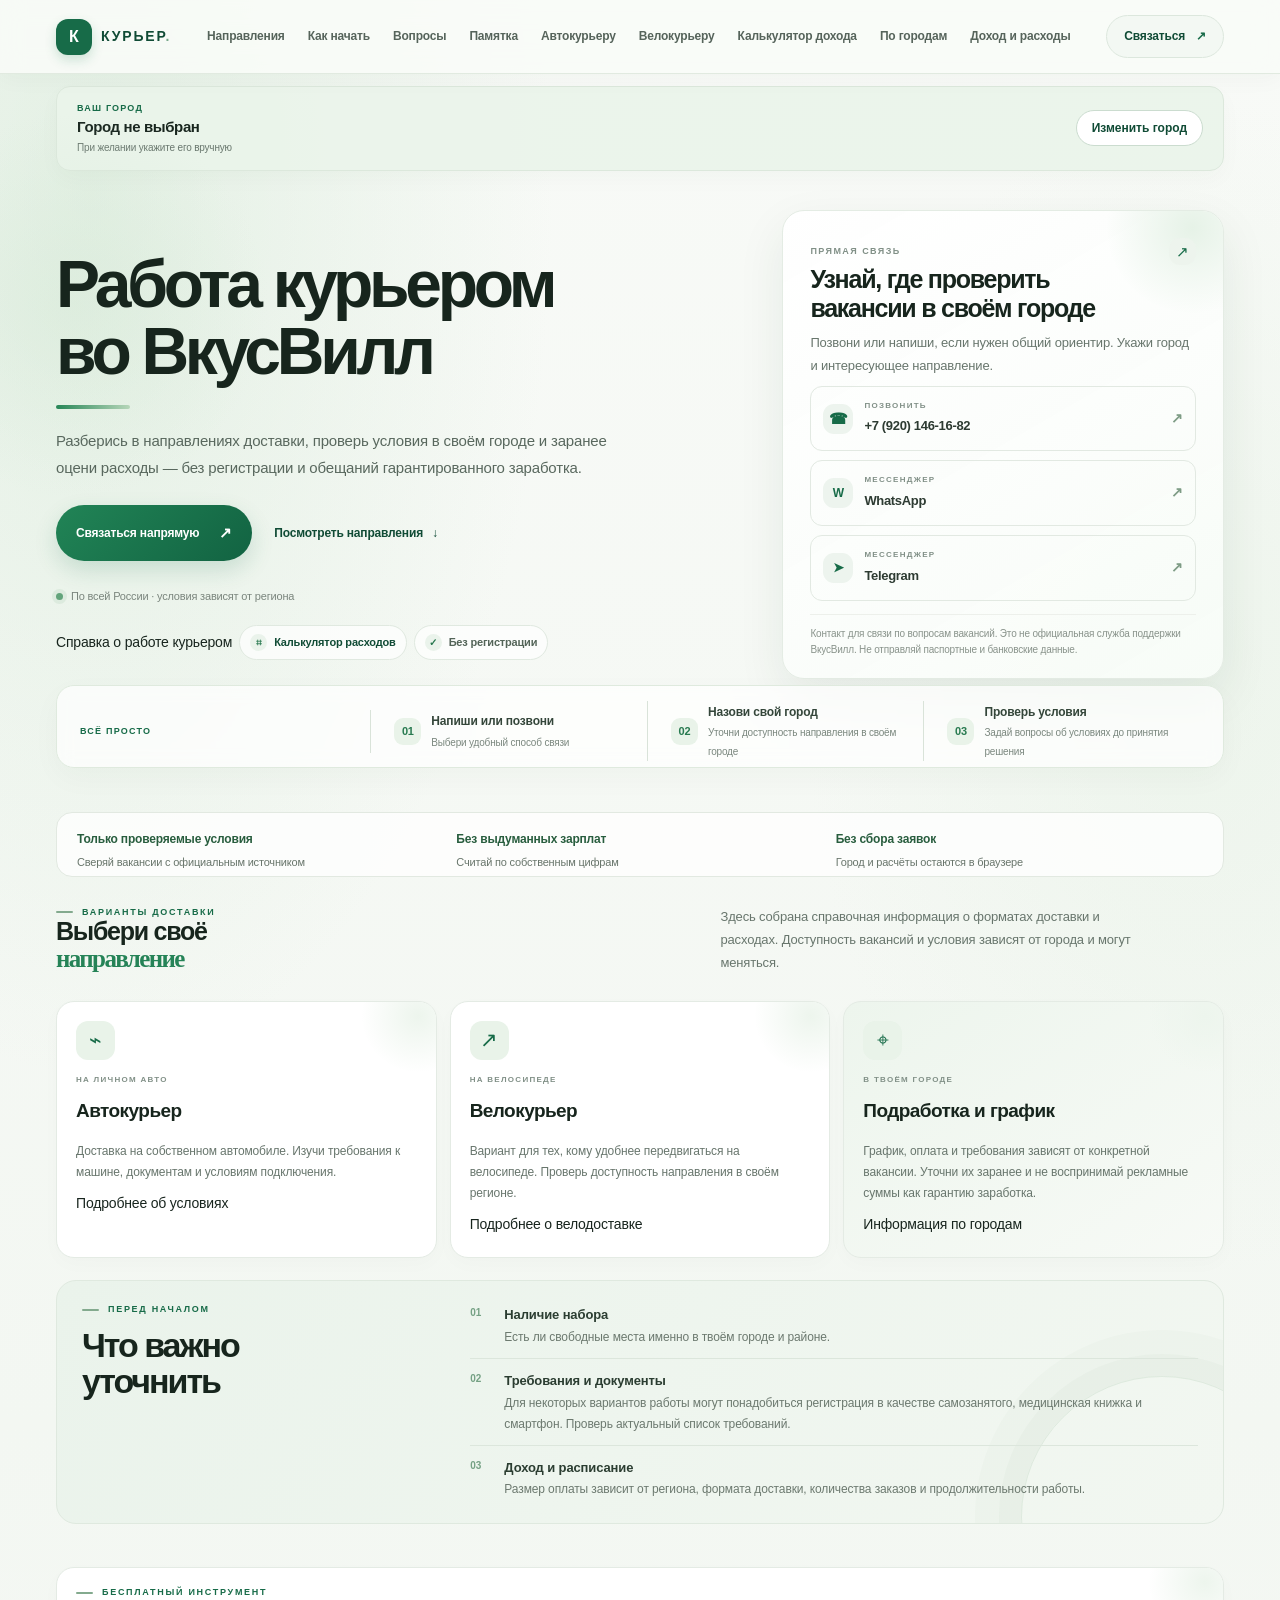
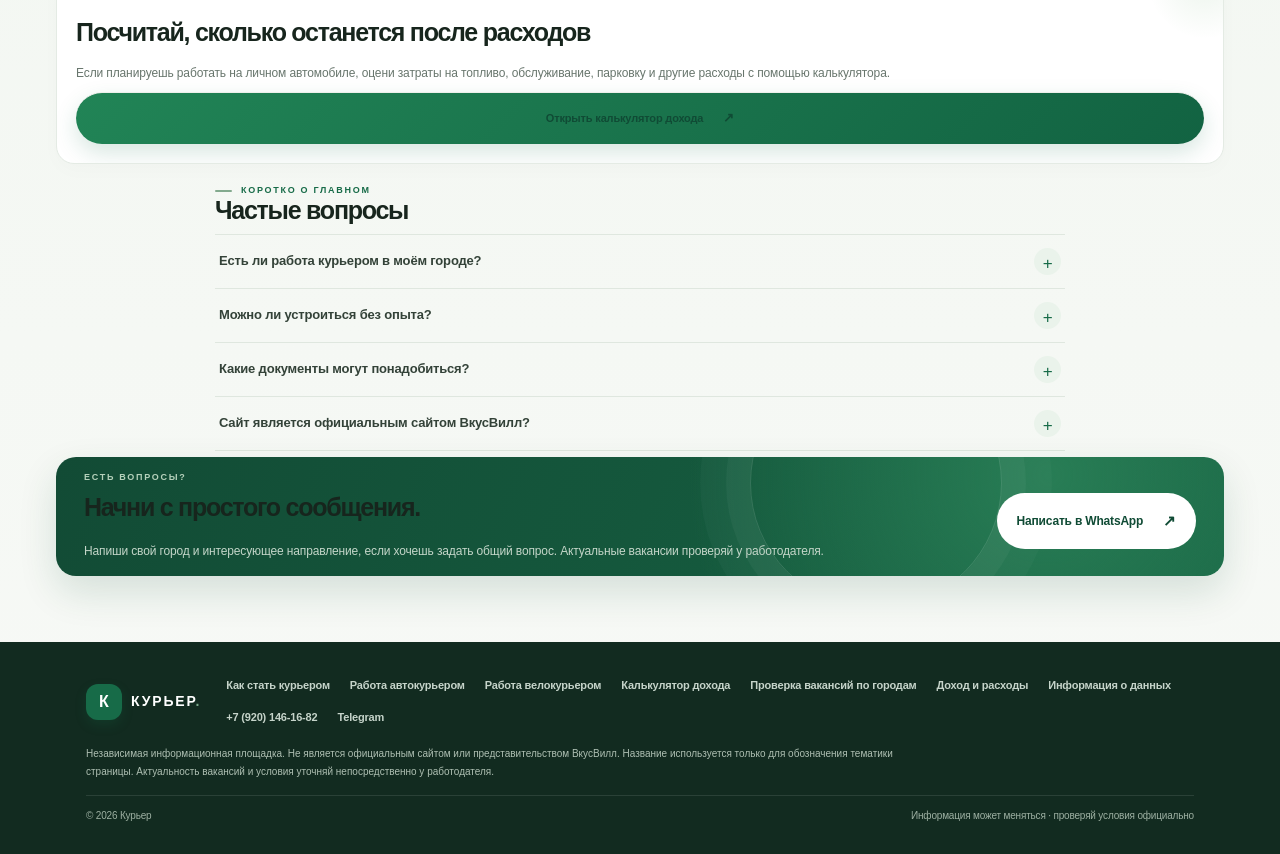
<file: index.html>
<!doctype html>
<html lang="ru">
<head>
  <meta charset="utf-8">
  <meta name="viewport" content="width=device-width, initial-scale=1">
  <meta name="theme-color" content="#f7f8f5">
  <meta name="description" content="Как узнать о работе курьером во ВкусВилл: вакансии по городам, автокурьер на своём авто, велодоставка, требования и информация о направлениях и условиях работы.">
  <meta name="keywords" content="работа курьером во ВкусВилл, вакансии курьера, автокурьер, курьер на своем автомобиле, велокурьер, работа курьером в своем городе, подработка курьером">
  <meta name="author" content="Независимая информационная площадка">
  <meta name="robots" content="index,follow">
  <link rel="canonical" href="https://76kovka76-hub.github.io/kurier-start/">
  <meta property="og:url" content="https://76kovka76-hub.github.io/kurier-start/">
  <meta name="twitter:card" content="summary">
  <meta name="twitter:title" content="Работа курьером во ВкусВилл: вакансии и направления">
  <meta name="twitter:description" content="Независимая памятка: автокурьер, велокурьер, требования и проверка актуальных вакансий по городам.">
  <meta property="og:type" content="website">
  <meta property="og:locale" content="ru_RU">
  <meta property="og:title" content="Работа курьером во ВкусВилл: вакансии и направления">
  <meta property="og:description" content="Независимая памятка: автокурьер, велокурьер, требования и проверка актуальных вакансий по городам.">
  <title>Работа курьером во ВкусВилл: вакансии, авто и велосипед</title>
  <link rel="icon" href="data:image/svg+xml,%3Csvg xmlns='http://www.w3.org/2000/svg' viewBox='0 0 64 64'%3E%3Crect width='64' height='64' rx='16' fill='%231c7650'/%3E%3Cpath d='M18 17h28v7H18zm0 12h21v7H18zm0 12h25v7H18z' fill='white'/%3E%3C/svg%3E">
  <link rel="stylesheet" href="styles.css">
  <script type="application/ld+json">
  {
    "@context": "https://schema.org",
    "@graph": [
      {
        "@type": "WebSite",
        "name": "Курьер — независимая справочная страница",
        "url": "https://76kovka76-hub.github.io/kurier-start/",
        "inLanguage": "ru-RU",
        "description": "Независимая справочная информация о направлениях курьерской доставки и расходах."
      },
      {
        "@type": "WebPage",
        "name": "Работа курьером во ВкусВилл",
        "url": "https://76kovka76-hub.github.io/kurier-start/",
        "isPartOf": {"@type": "WebSite", "url": "https://76kovka76-hub.github.io/kurier-start/"},
        "inLanguage": "ru-RU",
        "description": "Информация о работе автокурьером и велокурьером, требованиях и проверке вакансий по городам."
      },
      {
        "@type": "FAQPage",
        "mainEntity": [
          {
            "@type": "Question",
            "name": "Есть ли работа курьером в моём городе?",
            "acceptedAnswer": {"@type": "Answer", "text": "Наличие набора зависит от региона. На этом сайте можно изучить направления и задать общий вопрос независимому контактному лицу."}
          },
          {
            "@type": "Question",
            "name": "Можно ли устроиться без опыта?",
            "acceptedAnswer": {"@type": "Answer", "text": "Требования зависят от конкретного предложения. Уточни формат работы, договор, выплаты и расходы до начала сотрудничества."}
          },
          {
            "@type": "Question",
            "name": "Какие документы могут понадобиться?",
            "acceptedAnswer": {"@type": "Answer", "text": "Для некоторых вариантов работы могут понадобиться статус самозанятого, медицинская книжка и смартфон. Актуальный перечень требований смотри в описании вакансии."}
          },
          {
            "@type": "Question",
            "name": "Сайт является официальным сайтом ВкусВилл?",
            "acceptedAnswer": {"@type": "Answer", "text": "Нет. Это независимая информационная площадка. Контакт на странице не является официальным отделом кадров или службой поддержки."}
          }
        ]
      }
    ]
  }
  </script>
</head>
<body>
  <a class="skip-link" href="#top">Перейти к основному содержимому</a>
  <header class="site-header">
    <div class="header-inner">
      <a class="brand" href="#top" aria-label="Курьер — на главную" aria-current="page"><span class="brand-mark">К</span><span>КУРЬЕР<span class="brand-period">.</span></span></a>
      <nav class="main-nav" aria-label="Основная навигация"><a href="#directions">Направления</a><a href="#steps">Как начать</a><a href="#faq">Вопросы</a><a href="guide.html">Памятка</a><a href="auto.html">Автокурьеру</a><a href="bike.html">Велокурьеру</a><a href="calculator.html">Калькулятор дохода</a><a href="cities.html">По городам</a><a href="earnings.html">Доход и расходы</a></nav>
      <a class="header-contact" href="#contacts">Связаться <span>↗</span></a>
    </div>
  </header>

  <main id="top" class="page">
    <section class="hero">
      <div class="hero-copy">
        <h1>Работа курьером во ВкусВилл</h1>
        <p class="hero-intro">Разберись в направлениях доставки, проверь условия в своём городе и заранее оцени расходы — без регистрации и обещаний гарантированного заработка.</p>
        <div class="hero-actions">
          <a class="button button-primary" href="#contacts">Связаться напрямую <span>↗</span></a>
          <a class="text-link" href="#directions">Посмотреть направления <span>↓</span></a>
        </div>
        <div class="hero-note"><span class="status-dot"></span> По всей России · условия зависят от региона</div>
        <div class="hero-highlights" aria-label="Особенности сайта">
          Справка о работе курьером
          <a href="calculator.html"><span>⌗</span> Калькулятор расходов</a>
          <span><span>✓</span> Без регистрации</span>
        </div>
      </div>

      <aside class="contact-panel" id="contacts">
        <div class="panel-top"><span class="panel-label">ПРЯМАЯ СВЯЗЬ</span><span class="panel-icon">↗</span></div>
        <h2>Узнай, где проверить<br>вакансии в своём городе</h2>
        <p>Позвони или напиши, если нужен общий ориентир. Укажи город и интересующее направление.</p>
        <a class="contact-action phone-action" href="tel:+79201461682"><span class="action-icon">☎</span><span><small>ПОЗВОНИТЬ</small><strong>+7 (920) 146-16-82</strong></span><b>↗</b></a>
        <a class="contact-action" href="https://wa.me/79201461682" target="_blank" rel="noopener noreferrer"><span class="action-icon whatsapp-icon">W</span><span><small>МЕССЕНДЖЕР</small><strong>WhatsApp</strong></span><b>↗</b></a>
        <a class="contact-action" href="https://t.me/daaaggg1" target="_blank" rel="noopener noreferrer"><span class="action-icon telegram-icon">➤</span><span><small>МЕССЕНДЖЕР</small><strong>Telegram</strong></span><b>↗</b></a>
        <div class="panel-foot">Контакт для связи по вопросам вакансий. Это не официальная служба поддержки ВкусВилл. Не отправляй паспортные и банковские данные.</div>
      </aside>
    </section>

    <section class="quick-facts" id="steps" aria-label="Как начать">
      <div class="section-kicker">ВСЁ ПРОСТО</div>
      <div class="fact"><span>01</span><div><strong>Напиши или позвони</strong><small>Выбери удобный способ связи</small></div></div>
      <div class="fact"><span>02</span><div><strong>Назови свой город</strong><small>Уточни доступность направления в своём городе</small></div></div>
      <div class="fact"><span>03</span><div><strong>Проверь условия</strong><small>Задай вопросы об условиях до принятия решения</small></div></div>
    </section>

    <section class="trust-strip" aria-label="Принципы сайта"><div><strong>Только проверяемые условия</strong><span>Сверяй вакансии с официальным источником</span></div><div><strong>Без выдуманных зарплат</strong><span>Считай по собственным цифрам</span></div><div><strong>Без сбора заявок</strong><span>Город и расчёты остаются в браузере</span></div></section>

    <section class="content-section" id="directions">
      <div class="section-heading">
        <div><div class="eyebrow"><span></span> ВАРИАНТЫ ДОСТАВКИ</div><h2>Выбери своё<br><em>направление</em></h2></div>
        <p>Здесь собрана справочная информация о форматах доставки и расходах. Доступность вакансий и условия зависят от города и могут меняться.</p>
      </div>
      <div class="direction-grid">
        <article class="direction-card">
          <div class="direction-symbol">⌁</div><div class="card-tag">НА ЛИЧНОМ АВТО</div>
          <h3>Автокурьер</h3>
          <p>Доставка на собственном автомобиле. Изучи требования к машине, документам и условиям подключения.</p>
          Подробнее об условиях
        </article>
        <article class="direction-card">
          <div class="direction-symbol">↗</div><div class="card-tag">НА ВЕЛОСИПЕДЕ</div>
          <h3>Велокурьер</h3>
          <p>Вариант для тех, кому удобнее передвигаться на велосипеде. Проверь доступность направления в своём регионе.</p>
          Подробнее о велодоставке
        </article>
        <article class="direction-card direction-card-soft">
          <div class="direction-symbol">⌖</div><div class="card-tag">В ТВОЁМ ГОРОДЕ</div>
          <h3>Подработка и график</h3>
          <p>График, оплата и требования зависят от конкретной вакансии. Уточни их заранее и не воспринимай рекламные суммы как гарантию заработка.</p>
          Информация по городам
        </article>
      </div>
    </section>

    <section class="info-band">
      <div class="info-title"><div class="eyebrow"><span></span> ПЕРЕД НАЧАЛОМ</div><h2>Что важно<br>уточнить</h2></div>
      <div class="info-list">
        <div><span>01</span><p><strong>Наличие набора</strong><br>Есть ли свободные места именно в твоём городе и районе.</p></div>
        <div><span>02</span><p><strong>Требования и документы</strong><br>Для некоторых вариантов работы могут понадобиться регистрация в качестве самозанятого, медицинская книжка и смартфон. Проверь актуальный список требований.</p></div>
        <div><span>03</span><p><strong>Доход и расписание</strong><br>Размер оплаты зависит от региона, формата доставки, количества заказов и продолжительности работы.</p></div>
      </div>
    </section>

    <section class="content-section" aria-labelledby="calculator-promo">
      <div class="direction-card" style="min-height:0;display:block">
        <div class="eyebrow"><span></span> БЕСПЛАТНЫЙ ИНСТРУМЕНТ</div>
        <h2 id="calculator-promo" style="margin:10px 0 7px">Посчитай, сколько останется после расходов</h2>
        <p>Если планируешь работать на личном автомобиле, оцени затраты на топливо, обслуживание, парковку и другие расходы с помощью калькулятора.</p>
        <a class="button button-primary" href="calculator.html">Открыть калькулятор дохода <span>↗</span></a>
      </div>
    </section>

    <section class="faq-section" id="faq">
      <div class="eyebrow"><span></span> КОРОТКО О ГЛАВНОМ</div>
      <h2>Частые вопросы</h2>
      <div class="faq-list">
        <details><summary>Есть ли работа курьером в моём городе?</summary><p>Наличие набора зависит от региона. На этом сайте можно изучить направления и задать общий вопрос независимому контактному лицу.</p></details>
        <details><summary>Можно ли устроиться без опыта?</summary><p>Требования зависят от конкретного предложения. Уточни формат работы, договор, выплаты и расходы до начала сотрудничества.</p></details>
        <details><summary>Какие документы могут понадобиться?</summary><p>Для некоторых вариантов работы могут понадобиться статус самозанятого, медицинская книжка и смартфон. Актуальный перечень требований смотри в описании вакансии.</p></details>
        <details><summary>Сайт является официальным сайтом ВкусВилл?</summary><p>Нет. Это независимая информационная площадка. Контакт на странице не является официальным отделом кадров или службой поддержки.</p></details>
      </div>
    </section>

    <section class="bottom-cta">
      <div><div class="eyebrow">ЕСТЬ ВОПРОСЫ?</div><h2>Начни с простого сообщения.</h2><p>Напиши свой город и интересующее направление, если хочешь задать общий вопрос. Актуальные вакансии проверяй у работодателя.</p></div>
      <a class="button button-light" href="https://wa.me/79201461682" target="_blank" rel="noopener noreferrer">Написать в WhatsApp <span>↗</span></a>
    </section>
  </main>

  <nav class="mobile-contact-dock" aria-label="Быстрая связь">
    <a class="mobile-dock-call" href="tel:+79201461682"><span aria-hidden="true">☎</span> Позвонить</a>
    <a class="mobile-dock-message" href="https://wa.me/79201461682" target="_blank" rel="noopener noreferrer"><span aria-hidden="true">↗</span> WhatsApp</a>
  </nav>

  <footer class="site-footer">
    <div class="footer-main">
      <a class="brand footer-brand" href="#top"><span class="brand-mark">К</span><span>КУРЬЕР<span class="brand-period">.</span></span></a>
      <div class="footer-links"><a href="guide.html">Как стать курьером</a><a href="auto.html">Работа автокурьером</a><a href="bike.html">Работа велокурьером</a><a href="calculator.html">Калькулятор дохода</a><a href="cities.html">Проверка вакансий по городам</a><a href="earnings.html">Доход и расходы</a><a href="privacy.html">Информация о данных</a><a href="tel:+79201461682">+7 (920) 146-16-82</a><a href="https://t.me/daaaggg1" target="_blank" rel="noopener noreferrer">Telegram</a></div>
    </div>
    <p class="disclaimer">Независимая информационная площадка. Не является официальным сайтом или представительством ВкусВилл. Название используется только для обозначения тематики страницы. Актуальность вакансий и условия уточняй непосредственно у работодателя.</p>
    <div class="footer-bottom"><span>© <span id="year"></span> Курьер</span><span>Информация может меняться · проверяй условия официально</span></div>
  </footer>
  <script>document.getElementById("year").textContent = new Date().getFullYear();</script>
  <script src="city.js?v=20261110d" defer></script>
</body>
</html>
</file>
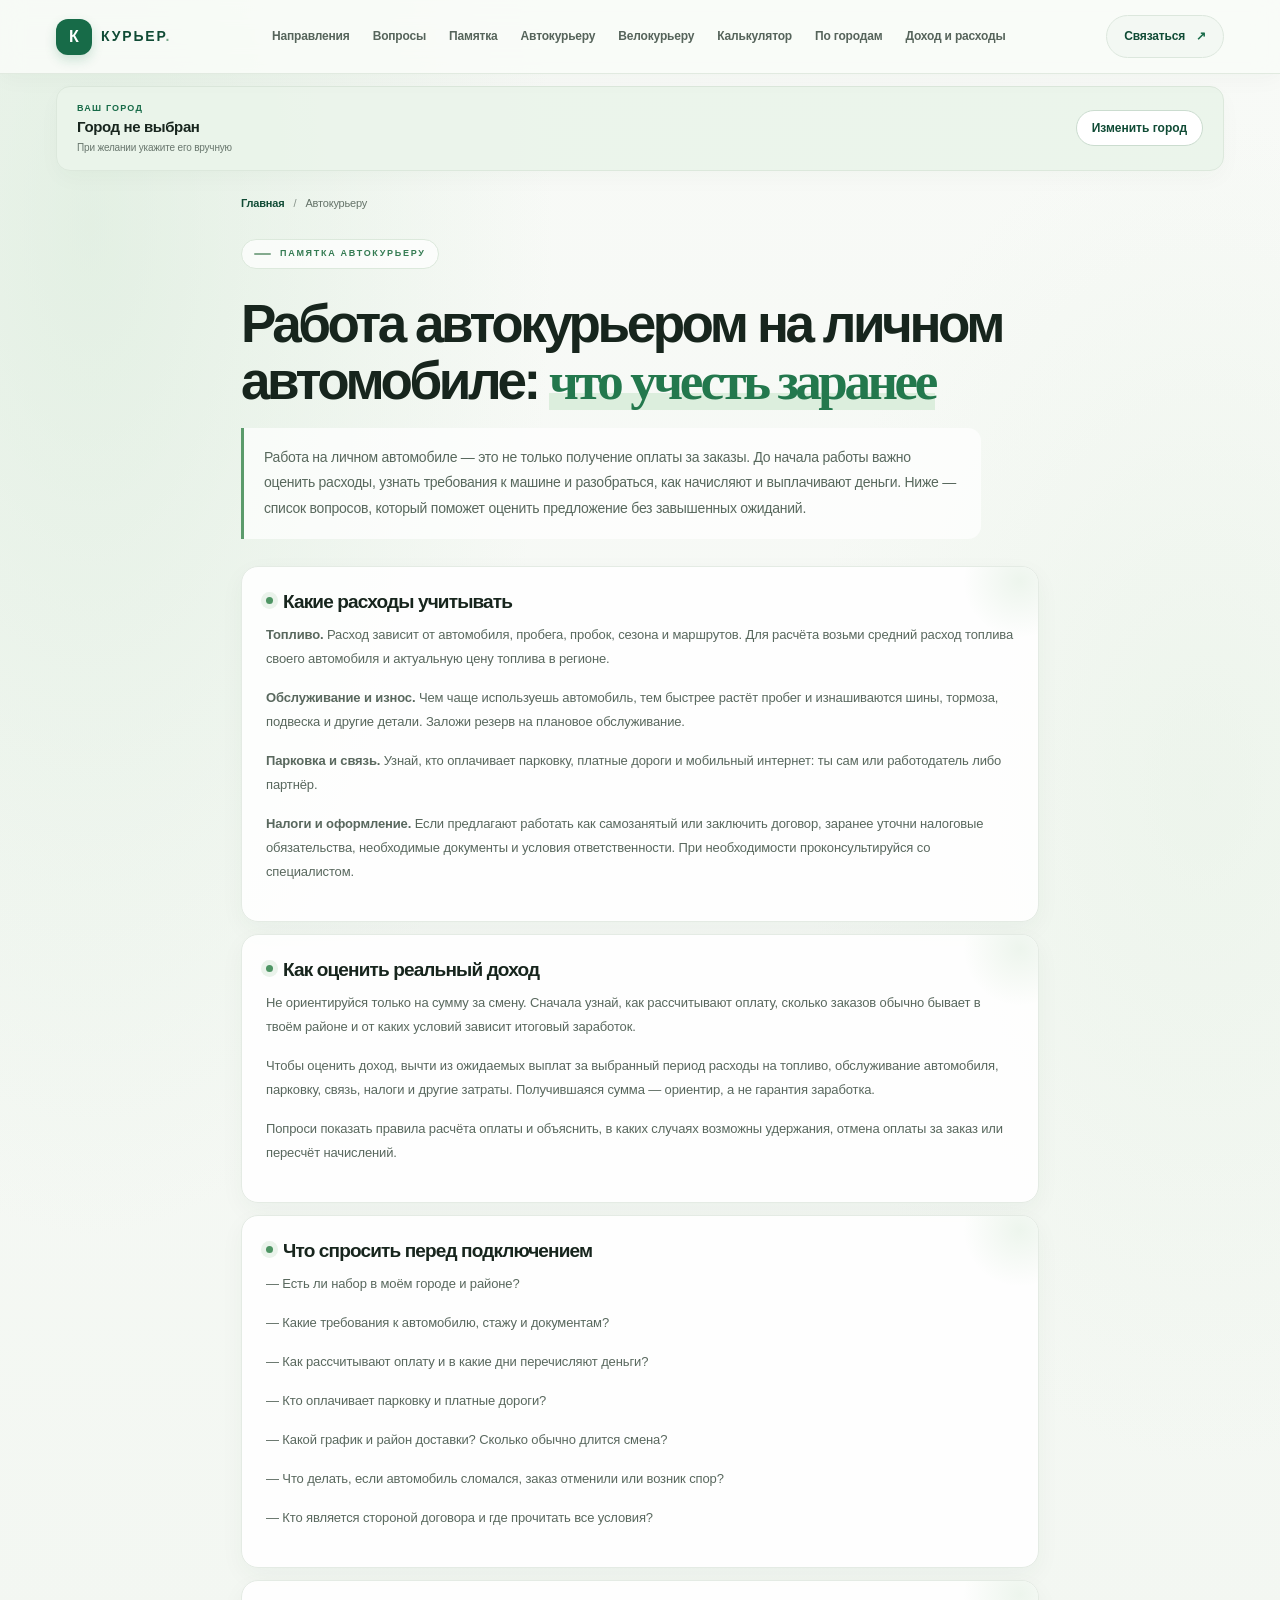
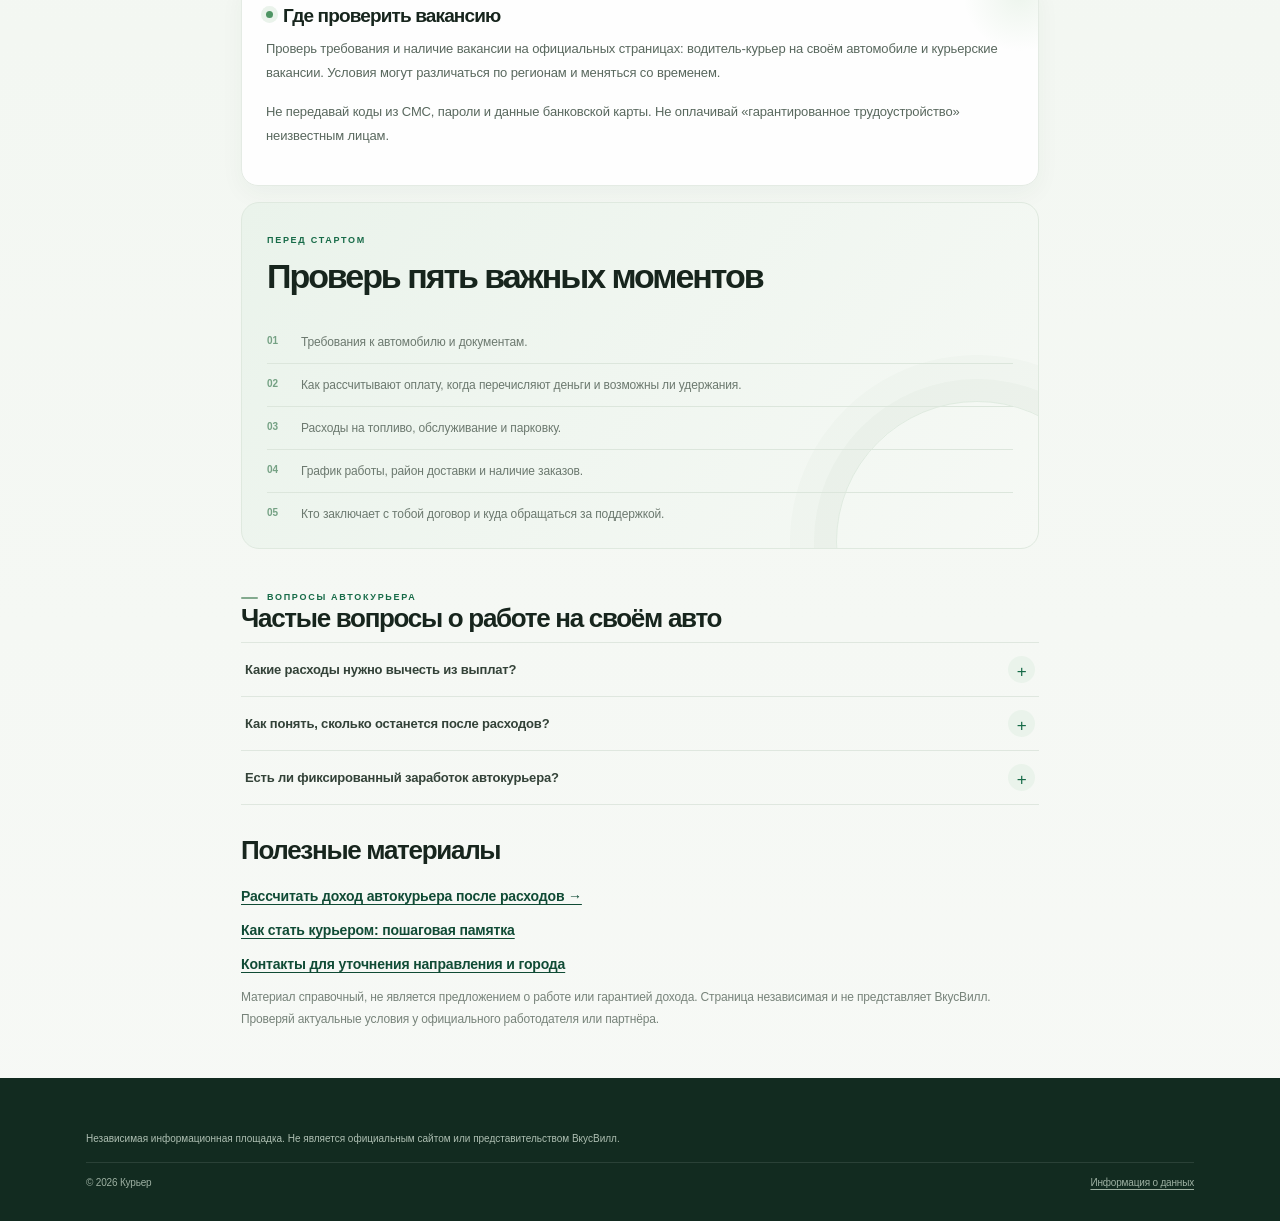
<file: auto.html>
<!doctype html>
<html lang="ru">
<head>
<meta charset="utf-8">
<meta name="viewport" content="width=device-width,initial-scale=1">
  <meta name="theme-color" content="#f7f8f5">
<meta name="description" content="Работа автокурьером на личном автомобиле: расходы на топливо и обслуживание, расчёт остатка, график, выплаты и вопросы перед подключением.">
<meta name="robots" content="index,follow">
<link rel="canonical" href="https://76kovka76-hub.github.io/kurier-start/auto.html">
<meta property="og:type" content="article">
<meta property="og:locale" content="ru_RU">
<meta property="og:url" content="https://76kovka76-hub.github.io/kurier-start/auto.html">
<meta property="og:title" content="Работа автокурьером на личном автомобиле">
<meta property="og:description" content="Разбираем расходы на авто, расчёт остатка, график и вопросы, которые стоит задать до начала работы.">
<meta name="twitter:card" content="summary">
<meta name="twitter:title" content="Работа автокурьером на личном автомобиле">
<meta name="twitter:description" content="Разбираем расходы на авто, расчёт остатка, график и вопросы, которые стоит задать до начала работы.">
<title>Работа автокурьером на своём авто: расходы и условия</title>
<link rel="stylesheet" href="styles.css">
<script type="application/ld+json">
{"@context":"https://schema.org","@type":"Article","headline":"Работа автокурьером на личном автомобиле: что учесть","description":"Независимая памятка о расходах, графике и проверке условий работы автокурьером.","inLanguage":"ru-RU","mainEntityOfPage":"https://76kovka76-hub.github.io/kurier-start/auto.html"}
</script>
  <script type="application/ld+json">
  {
    "@context": "https://schema.org",
    "@type": "BreadcrumbList",
    "itemListElement": [
      {"@type": "ListItem", "position": 1, "name": "Главная", "item": "https://76kovka76-hub.github.io/kurier-start/"},
      {"@type": "ListItem", "position": 2, "name": "Работа автокурьером на личном автомобиле — расходы и условия", "item": "https://76kovka76-hub.github.io/kurier-start/auto.html"}
    ]
  }
  </script>
</head>
<body>
  <a class="skip-link" href="#main-content">Перейти к основному содержимому</a>
<header class="site-header"><div class="header-inner"><a class="brand" href="index.html"><span class="brand-mark">К</span><span>КУРЬЕР<span class="brand-period">.</span></span></a><nav class="main-nav" aria-label="Основная навигация"><a href="index.html#directions">Направления</a><a href="index.html#faq">Вопросы</a><a href="guide.html">Памятка</a><a href="auto.html" aria-current="page">Автокурьеру</a><a href="bike.html">Велокурьеру</a><a href="calculator.html">Калькулятор</a><a href="cities.html">По городам</a><a href="earnings.html">Доход и расходы</a></nav><a class="header-contact" href="index.html#contacts">Связаться <span>↗</span></a></div></header>
<main id="main-content" class="page" style="max-width:850px;padding-top:38px;padding-bottom:54px">
<nav class="breadcrumbs" aria-label="Хлебные крошки"><a href="index.html">Главная</a><span aria-hidden="true">/</span><span aria-current="page">Автокурьеру</span></nav>
<p class="eyebrow"><span></span> ПАМЯТКА АВТОКУРЬЕРУ</p>
<h1 style="font-size:clamp(34px,5vw,48px);line-height:1.12;letter-spacing:-1.8px;margin:14px 0">Работа автокурьером на личном автомобиле: <em>что учесть заранее</em></h1>
<p class="hero-lead">Работа на личном автомобиле — это не только получение оплаты за заказы. До начала работы важно оценить расходы, узнать требования к машине и разобраться, как начисляют и выплачивают деньги. Ниже — список вопросов, который поможет оценить предложение без завышенных ожиданий.</p>
<section class="direction-card" style="margin:28px 0;min-height:0"><h2 style="margin:0 0 8px">Какие расходы учитывать</h2><p><strong>Топливо.</strong> Расход зависит от автомобиля, пробега, пробок, сезона и маршрутов. Для расчёта возьми средний расход топлива своего автомобиля и актуальную цену топлива в регионе.</p><p><strong>Обслуживание и износ.</strong> Чем чаще используешь автомобиль, тем быстрее растёт пробег и изнашиваются шины, тормоза, подвеска и другие детали. Заложи резерв на плановое обслуживание.</p><p><strong>Парковка и связь.</strong> Узнай, кто оплачивает парковку, платные дороги и мобильный интернет: ты сам или работодатель либо партнёр.</p><p><strong>Налоги и оформление.</strong> Если предлагают работать как самозанятый или заключить договор, заранее уточни налоговые обязательства, необходимые документы и условия ответственности. При необходимости проконсультируйся со специалистом.</p></section>
<section class="direction-card" style="margin:14px 0;min-height:0"><h2 style="margin:0 0 8px">Как оценить реальный доход</h2><p>Не ориентируйся только на сумму за смену. Сначала узнай, как рассчитывают оплату, сколько заказов обычно бывает в твоём районе и от каких условий зависит итоговый заработок.</p><p>Чтобы оценить доход, вычти из ожидаемых выплат за выбранный период расходы на топливо, обслуживание автомобиля, парковку, связь, налоги и другие затраты. Получившаяся сумма — ориентир, а не гарантия заработка.</p><p>Попроси показать правила расчёта оплаты и объяснить, в каких случаях возможны удержания, отмена оплаты за заказ или пересчёт начислений.</p></section>
<section class="direction-card" style="margin:14px 0;min-height:0"><h2 style="margin:0 0 8px">Что спросить перед подключением</h2><p>— Есть ли набор в моём городе и районе?</p><p>— Какие требования к автомобилю, стажу и документам?</p><p>— Как рассчитывают оплату и в какие дни перечисляют деньги?</p><p>— Кто оплачивает парковку и платные дороги?</p><p>— Какой график и район доставки? Сколько обычно длится смена?</p><p>— Что делать, если автомобиль сломался, заказ отменили или возник спор?</p><p>— Кто является стороной договора и где прочитать все условия?</p></section>
<section class="direction-card" style="margin:14px 0;min-height:0"><h2 style="margin:0 0 8px">Где проверить вакансию</h2><p>Проверь требования и наличие вакансии на официальных страницах:  водитель-курьер на своём автомобиле и курьерские вакансии. Условия могут различаться по регионам и меняться со временем.</p><p>Не передавай коды из СМС, пароли и данные банковской карты. Не оплачивай «гарантированное трудоустройство» неизвестным лицам.</p></section>
<section class="info-band" style="grid-template-columns:1fr;margin-top:28px"><div class="info-title"><p class="eyebrow">ПЕРЕД СТАРТОМ</p><h2>Проверь пять важных моментов</h2></div><div class="info-list"><div><span>01</span><p>Требования к автомобилю и документам.</p></div><div><span>02</span><p>Как рассчитывают оплату, когда перечисляют деньги и возможны ли удержания.</p></div><div><span>03</span><p>Расходы на топливо, обслуживание и парковку.</p></div><div><span>04</span><p>График работы, район доставки и наличие заказов.</p></div><div><span>05</span><p>Кто заключает с тобой договор и куда обращаться за поддержкой.</p></div></div></section>
<section class="faq-section" aria-labelledby="auto-faq-title">
  <div class="eyebrow"><span></span> ВОПРОСЫ АВТОКУРЬЕРА</div>
  <h2 id="auto-faq-title">Частые вопросы о работе на своём авто</h2>
  <div class="faq-list">
    <details><summary>Какие расходы нужно вычесть из выплат?</summary><p>Учти топливо, обслуживание и износ автомобиля, парковку, платные дороги, связь, мойку, страховку и налоги — в зависимости от того, что оплачиваешь самостоятельно. Не учитывай одну и ту же статью расходов дважды.</p></details>
    <details><summary>Как понять, сколько останется после расходов?</summary><p>Сложи выплаты за один период и вычти все расходы за тот же период. Для оценки суммы за час раздели остаток на фактически отработанные часы. Воспользуйся <a href="calculator.html">калькулятором дохода автокурьера</a> и подставь собственные значения.</p></details>
    <details><summary>Есть ли фиксированный заработок автокурьера?</summary><p>Не стоит считать рекламные суммы гарантией. Фактические выплаты могут зависеть от региона, количества заказов, графика, тарифов и условий конкретного договора. Запроси письменные правила расчёта оплаты до начала работы.</p></details>
  </div>
</section>
<section style="padding:26px 0 10px"><h2>Полезные материалы</h2><p><a href="calculator.html">Рассчитать доход автокурьера после расходов →</a></p><p><a href="guide.html">Как стать курьером: пошаговая памятка</a></p><p><a href="index.html#contacts">Контакты для уточнения направления и города</a></p><p style="font-size:12px;color:#77837a">Материал справочный, не является предложением о работе или гарантией дохода. Страница независимая и не представляет ВкусВилл. Проверяй актуальные условия у официального работодателя или партнёра.</p></section>
</main>
<footer class="site-footer"><p class="disclaimer">Независимая информационная площадка. Не является официальным сайтом или представительством ВкусВилл.</p><div class="footer-bottom"><span>© 2026 Курьер</span><a href="privacy.html">Информация о данных</a></div></footer>
  <script src="city.js?v=20261110d" defer></script>
</body></html>
</file>
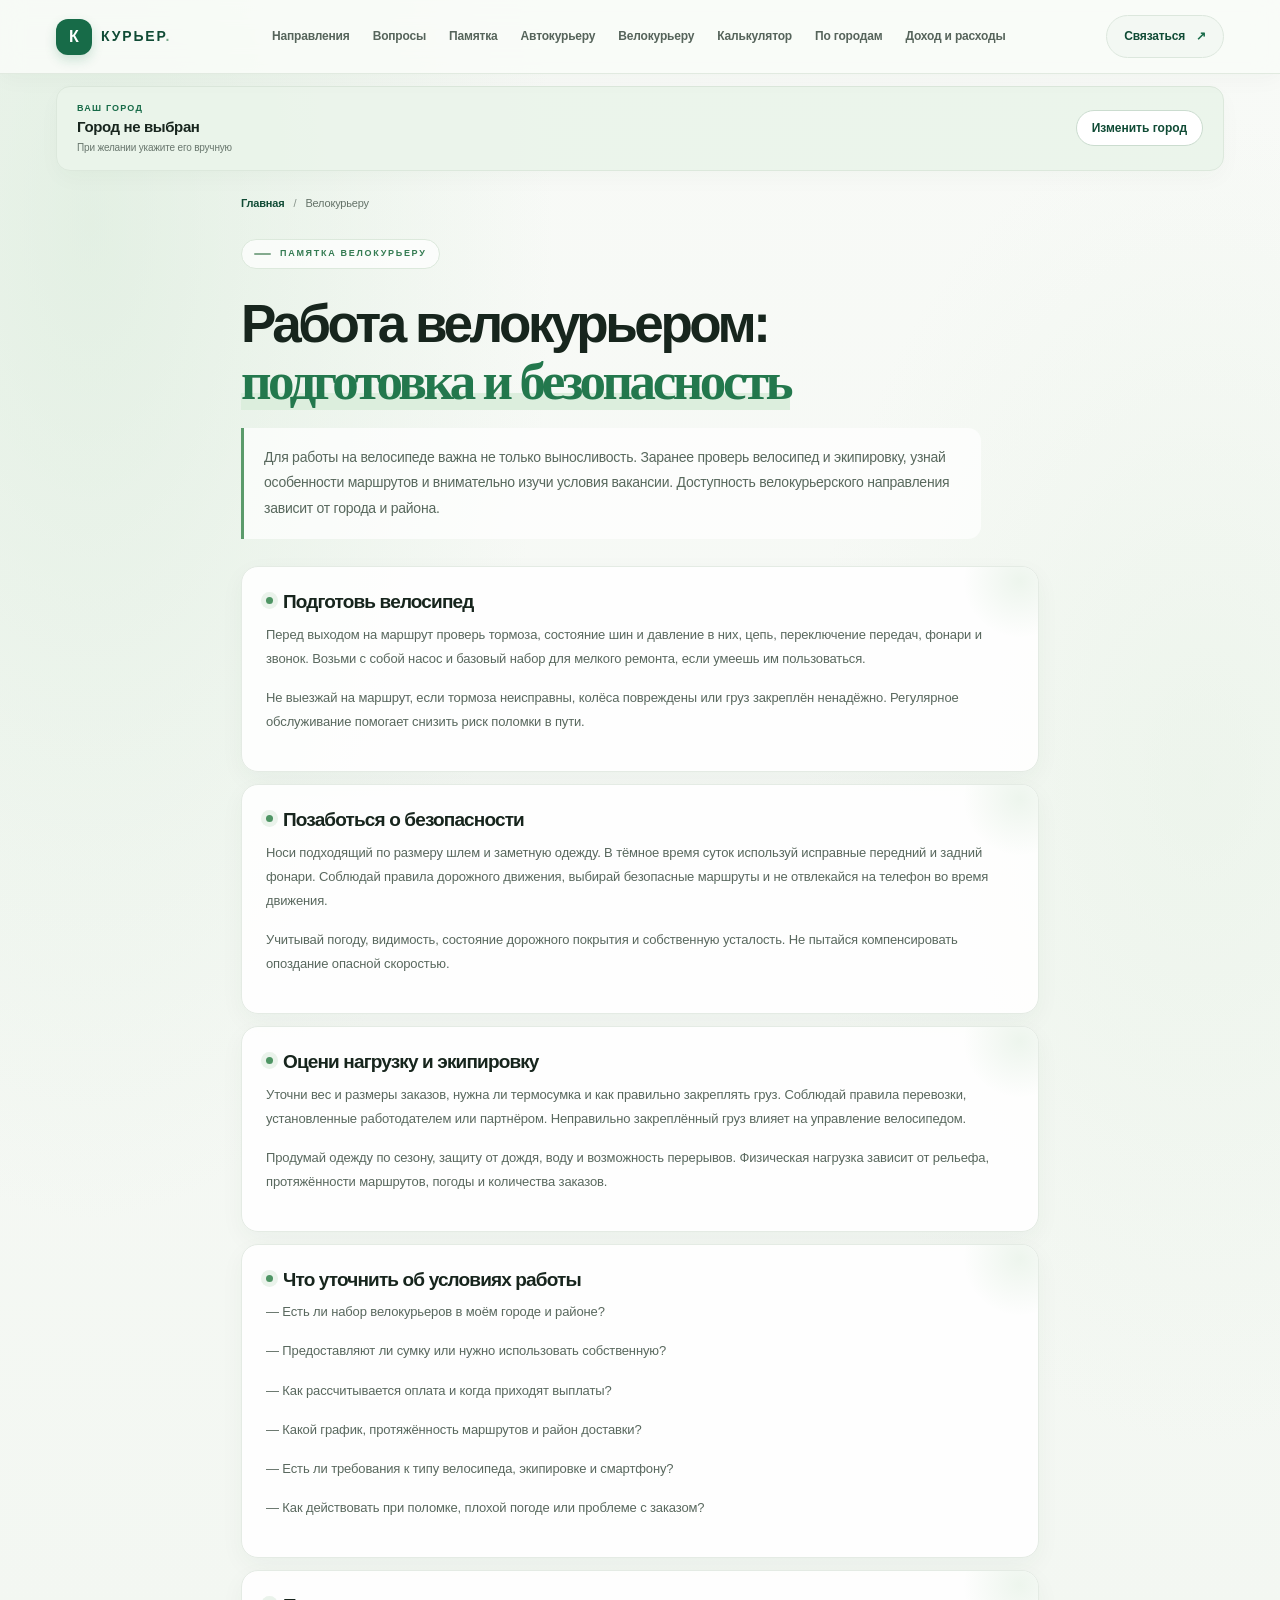
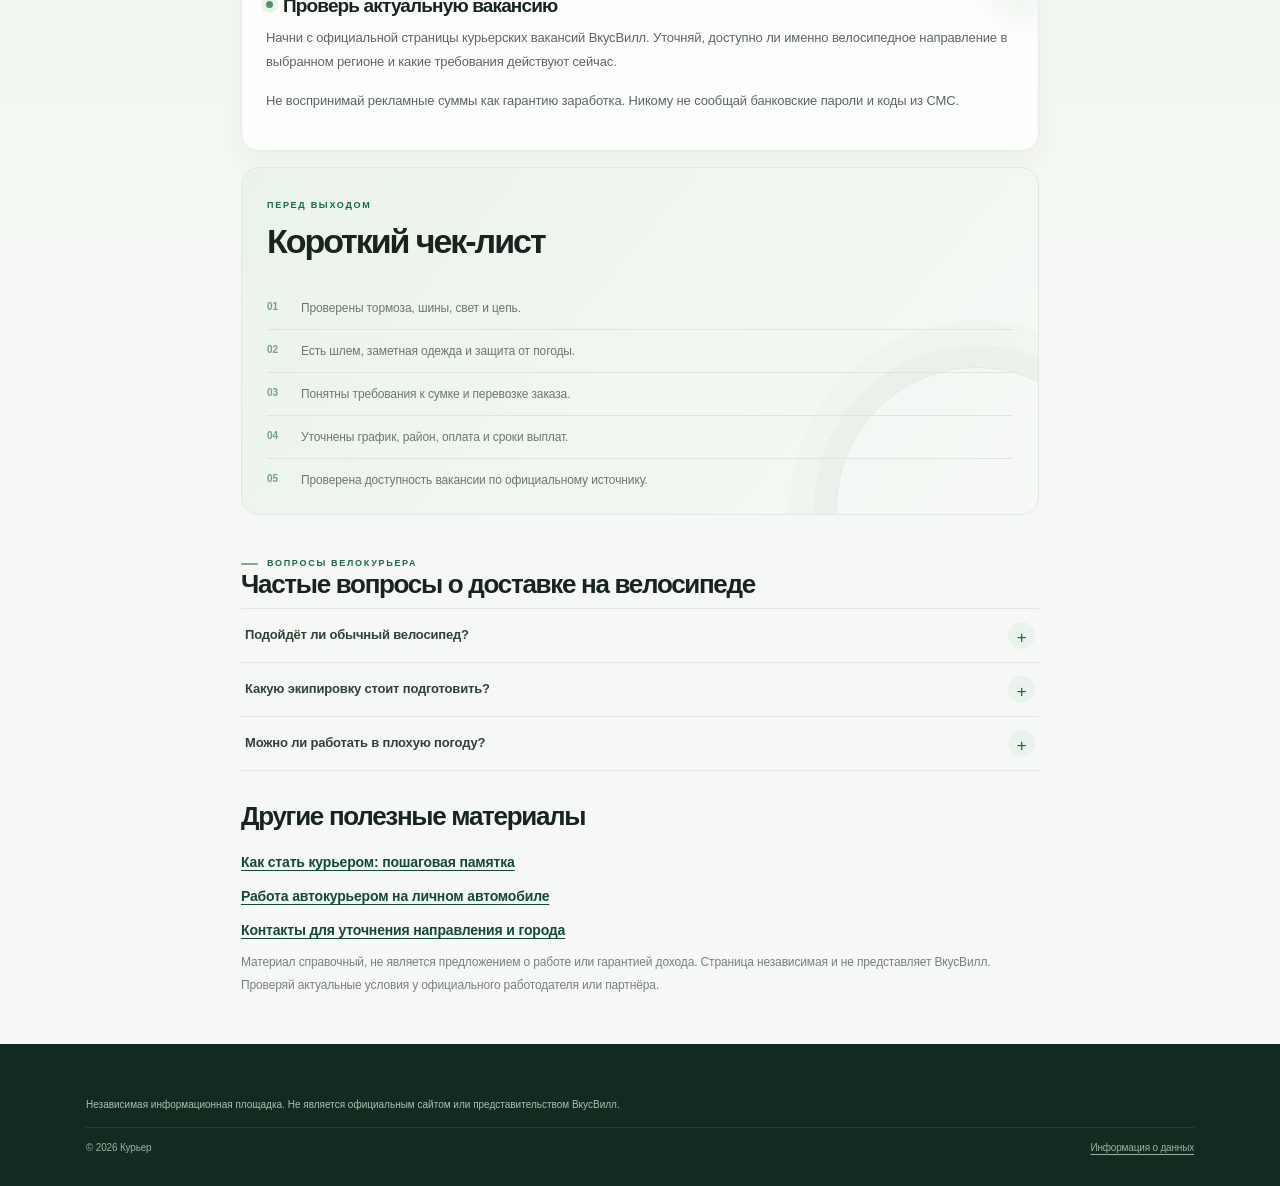
<file: bike.html>
<!doctype html>
<html lang="ru">
<head>
<meta charset="utf-8">
<meta name="viewport" content="width=device-width,initial-scale=1">
  <meta name="theme-color" content="#f7f8f5">
<meta name="description" content="Памятка велокурьеру: подготовка велосипеда, экипировка, безопасность на маршруте, нагрузка и вопросы об условиях доставки.">
<meta name="robots" content="index,follow">
<link rel="canonical" href="https://76kovka76-hub.github.io/kurier-start/bike.html">
<meta property="og:type" content="article">
<meta property="og:locale" content="ru_RU">
<meta property="og:url" content="https://76kovka76-hub.github.io/kurier-start/bike.html">
<meta property="og:title" content="Работа велокурьером: подготовка и безопасность">
<meta property="og:description" content="Что проверить в велосипеде, экипировке и маршрутах перед началом доставки.">
<meta name="twitter:card" content="summary">
<meta name="twitter:title" content="Работа велокурьером: подготовка и безопасность">
<meta name="twitter:description" content="Что проверить в велосипеде, экипировке и маршрутах перед началом доставки.">
<title>Работа велокурьером: велосипед, экипировка и безопасность</title>
<link rel="stylesheet" href="styles.css">
<script type="application/ld+json">
{"@context":"https://schema.org","@type":"Article","headline":"Работа велокурьером: подготовка, безопасность и условия","description":"Независимая памятка о подготовке велосипеда, безопасности и проверке условий работы велокурьером.","inLanguage":"ru-RU","mainEntityOfPage":"https://76kovka76-hub.github.io/kurier-start/bike.html"}
</script>
  <script type="application/ld+json">
  {
    "@context": "https://schema.org",
    "@type": "BreadcrumbList",
    "itemListElement": [
      {"@type": "ListItem", "position": 1, "name": "Главная", "item": "https://76kovka76-hub.github.io/kurier-start/"},
      {"@type": "ListItem", "position": 2, "name": "Работа велокурьером — подготовка и условия доставки", "item": "https://76kovka76-hub.github.io/kurier-start/bike.html"}
    ]
  }
  </script>
</head>
<body>
  <a class="skip-link" href="#main-content">Перейти к основному содержимому</a>
<header class="site-header"><div class="header-inner"><a class="brand" href="index.html"><span class="brand-mark">К</span><span>КУРЬЕР<span class="brand-period">.</span></span></a><nav class="main-nav" aria-label="Основная навигация"><a href="index.html#directions">Направления</a><a href="index.html#faq">Вопросы</a><a href="guide.html">Памятка</a><a href="auto.html">Автокурьеру</a><a href="bike.html" aria-current="page">Велокурьеру</a><a href="calculator.html">Калькулятор</a><a href="cities.html">По городам</a><a href="earnings.html">Доход и расходы</a></nav><a class="header-contact" href="index.html#contacts">Связаться <span>↗</span></a></div></header>
<main id="main-content" class="page" style="max-width:850px;padding-top:38px;padding-bottom:54px">
<nav class="breadcrumbs" aria-label="Хлебные крошки"><a href="index.html">Главная</a><span aria-hidden="true">/</span><span aria-current="page">Велокурьеру</span></nav>
<p class="eyebrow"><span></span> ПАМЯТКА ВЕЛОКУРЬЕРУ</p>
<h1 style="font-size:clamp(34px,5vw,48px);line-height:1.12;letter-spacing:-1.8px;margin:14px 0">Работа велокурьером: <em>подготовка и безопасность</em></h1>
<p class="hero-lead">Для работы на велосипеде важна не только выносливость. Заранее проверь велосипед и экипировку, узнай особенности маршрутов и внимательно изучи условия вакансии. Доступность велокурьерского направления зависит от города и района.</p>
<section class="direction-card" style="margin:28px 0;min-height:0"><h2 style="margin:0 0 8px">Подготовь велосипед</h2><p>Перед выходом на маршрут проверь тормоза, состояние шин и давление в них, цепь, переключение передач, фонари и звонок. Возьми с собой насос и базовый набор для мелкого ремонта, если умеешь им пользоваться.</p><p>Не выезжай на маршрут, если тормоза неисправны, колёса повреждены или груз закреплён ненадёжно. Регулярное обслуживание помогает снизить риск поломки в пути.</p></section>
<section class="direction-card" style="margin:14px 0;min-height:0"><h2 style="margin:0 0 8px">Позаботься о безопасности</h2><p>Носи подходящий по размеру шлем и заметную одежду. В тёмное время суток используй исправные передний и задний фонари. Соблюдай правила дорожного движения, выбирай безопасные маршруты и не отвлекайся на телефон во время движения.</p><p>Учитывай погоду, видимость, состояние дорожного покрытия и собственную усталость. Не пытайся компенсировать опоздание опасной скоростью.</p></section>
<section class="direction-card" style="margin:14px 0;min-height:0"><h2 style="margin:0 0 8px">Оцени нагрузку и экипировку</h2><p>Уточни вес и размеры заказов, нужна ли термосумка и как правильно закреплять груз. Соблюдай правила перевозки, установленные работодателем или партнёром. Неправильно закреплённый груз влияет на управление велосипедом.</p><p>Продумай одежду по сезону, защиту от дождя, воду и возможность перерывов. Физическая нагрузка зависит от рельефа, протяжённости маршрутов, погоды и количества заказов.</p></section>
<section class="direction-card" style="margin:14px 0;min-height:0"><h2 style="margin:0 0 8px">Что уточнить об условиях работы</h2><p>— Есть ли набор велокурьеров в моём городе и районе?</p><p>— Предоставляют ли сумку или нужно использовать собственную?</p><p>— Как рассчитывается оплата и когда приходят выплаты?</p><p>— Какой график, протяжённость маршрутов и район доставки?</p><p>— Есть ли требования к типу велосипеда, экипировке и смартфону?</p><p>— Как действовать при поломке, плохой погоде или проблеме с заказом?</p></section>
<section class="direction-card" style="margin:14px 0;min-height:0"><h2 style="margin:0 0 8px">Проверь актуальную вакансию</h2><p>Начни с официальной страницы курьерских вакансий ВкусВилл. Уточняй, доступно ли именно велосипедное направление в выбранном регионе и какие требования действуют сейчас.</p><p>Не воспринимай рекламные суммы как гарантию заработка. Никому не сообщай банковские пароли и коды из СМС.</p></section>
<section class="info-band" style="grid-template-columns:1fr;margin-top:28px"><div class="info-title"><p class="eyebrow">ПЕРЕД ВЫХОДОМ</p><h2>Короткий чек-лист</h2></div><div class="info-list"><div><span>01</span><p>Проверены тормоза, шины, свет и цепь.</p></div><div><span>02</span><p>Есть шлем, заметная одежда и защита от погоды.</p></div><div><span>03</span><p>Понятны требования к сумке и перевозке заказа.</p></div><div><span>04</span><p>Уточнены график, район, оплата и сроки выплат.</p></div><div><span>05</span><p>Проверена доступность вакансии по официальному источнику.</p></div></div></section>
<section class="faq-section" aria-labelledby="bike-faq-title">
  <div class="eyebrow"><span></span> ВОПРОСЫ ВЕЛОКУРЬЕРА</div>
  <h2 id="bike-faq-title">Частые вопросы о доставке на велосипеде</h2>
  <div class="faq-list">
    <details><summary>Подойдёт ли обычный велосипед?</summary><p>Требования зависят от вакансии и маршрутов. До отклика уточни допустимый тип велосипеда, состояние техники, протяжённость маршрутов и наличие подъёмов в районе доставки.</p></details>
    <details><summary>Какую экипировку стоит подготовить?</summary><p>Для безопасной поездки пригодятся подходящий шлем, заметная одежда, передний и задний фонари, исправные тормоза и защита от дождя. Дополнительные требования к сумке и креплению заказа уточни у работодателя или партнёра.</p></details>
    <details><summary>Можно ли работать в плохую погоду?</summary><p>Погода влияет на безопасность и нагрузку. Не выезжай при неисправном велосипеде или условиях, в которых не можешь безопасно управлять им. Уточни заранее правила переноса смены и порядок действий при опасной погоде.</p></details>
  </div>
</section>
<section style="padding:26px 0 10px"><h2>Другие полезные материалы</h2><p><a href="guide.html">Как стать курьером: пошаговая памятка</a></p><p><a href="auto.html">Работа автокурьером на личном автомобиле</a></p><p><a href="index.html#contacts">Контакты для уточнения направления и города</a></p><p style="font-size:12px;color:#77837a">Материал справочный, не является предложением о работе или гарантией дохода. Страница независимая и не представляет ВкусВилл. Проверяй актуальные условия у официального работодателя или партнёра.</p></section>
</main>
<footer class="site-footer"><p class="disclaimer">Независимая информационная площадка. Не является официальным сайтом или представительством ВкусВилл.</p><div class="footer-bottom"><span>© 2026 Курьер</span><a href="privacy.html">Информация о данных</a></div></footer>
  <script src="city.js?v=20261110d" defer></script>
</body></html>
</file>
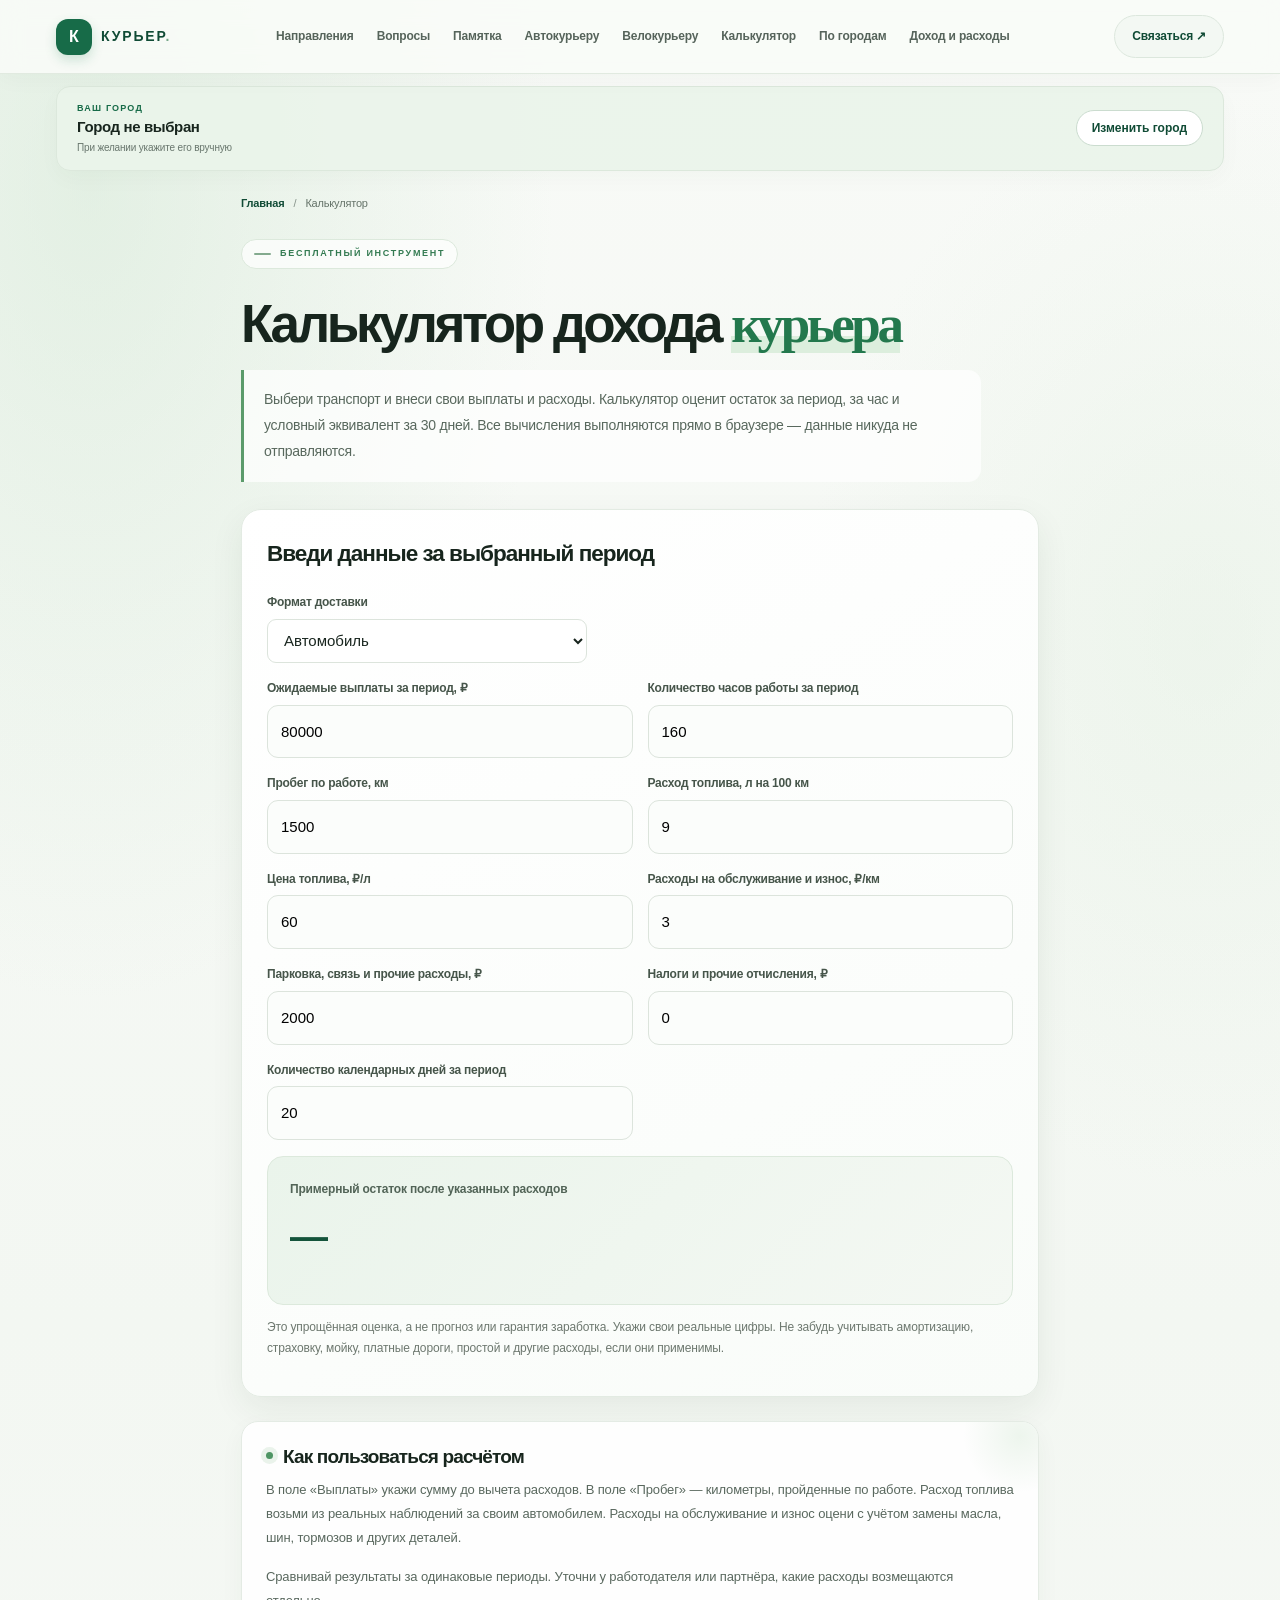
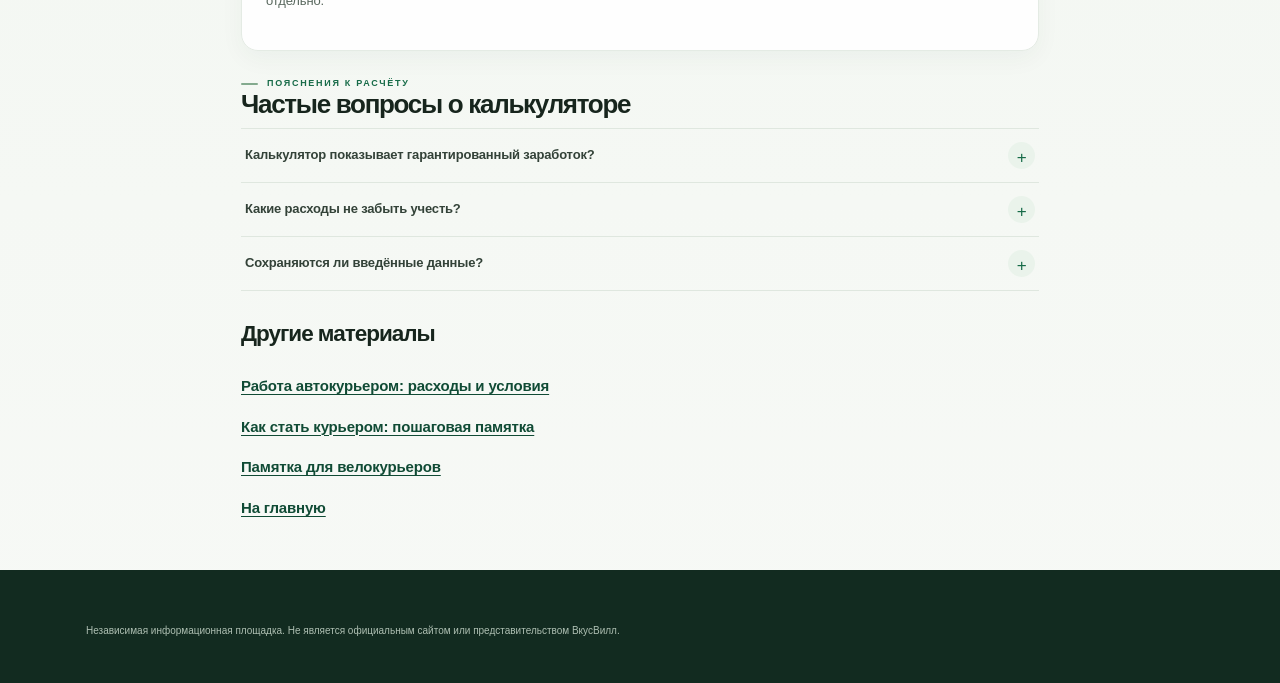
<file: calculator.html>
<!doctype html>
<html lang="ru">
<head>
<meta charset="utf-8"><meta name="viewport" content="width=device-width,initial-scale=1">
  <meta name="description" content="Бесплатный калькулятор для автокурьера и велокурьера: оцени остаток после транспортных и других расходов, за день, час и условные 30 дней.">
<meta name="robots" content="index,follow">
<link rel="canonical" href="https://76kovka76-hub.github.io/kurier-start/calculator.html">
<meta property="og:type" content="website"><meta name="twitter:card" content="summary">
<meta name="twitter:title" content="Калькулятор дохода курьера после расходов">
<meta name="twitter:description" content="Оцени примерный остаток и доход за час с учётом топлива, обслуживания и других расходов.">
<meta property="og:locale" content="ru_RU">
<meta property="og:url" content="https://76kovka76-hub.github.io/kurier-start/calculator.html">
<meta property="og:title" content="Калькулятор дохода автокурьера после расходов">
<meta property="og:description" content="Оцени примерный остаток и доход за час с учётом топлива, обслуживания и других расходов.">
<title>Калькулятор дохода курьера: авто и велосипед</title><link rel="stylesheet" href="styles.css">
<style>
.calc-card{background:#fff;border:1px solid #e5e9e3;border-radius:14px;padding:22px;margin:24px 0}
.calc-grid{display:grid;grid-template-columns:repeat(2,minmax(0,1fr));gap:15px}
.calc-field{display:grid;gap:6px}.calc-field label{font-size:12px;font-weight:700;color:#46554a}
.calc-field input{width:100%;padding:12px;border:1px solid #dce4dc;border-radius:8px;font:inherit;background:#fff}
.calc-result{background:#edf3ed;border-radius:12px;padding:20px;margin-top:18px}
.calc-result strong{display:block;font-size:clamp(26px,5vw,38px);color:#14543b}
.calc-note{font-size:12px;color:#6d786f}
.calc-result.is-negative{background:#fff0ed}.calc-result.is-negative strong{color:#a33b2d}.calc-status{font-size:13px;font-weight:700;margin:8px 0 0}
@media(max-width:600px){.calc-grid{grid-template-columns:1fr}.calc-card{padding:16px}}
</style>
  <script type="application/ld+json">
  {
    "@context": "https://schema.org",
    "@type": "BreadcrumbList",
    "itemListElement": [
      {"@type": "ListItem", "position": 1, "name": "Главная", "item": "https://76kovka76-hub.github.io/kurier-start/"},
      {"@type": "ListItem", "position": 2, "name": "Калькулятор дохода автокурьера — расчёт расходов", "item": "https://76kovka76-hub.github.io/kurier-start/calculator.html"}
    ]
  }
  </script>

  <script type="application/ld+json">
  {
    "@context": "https://schema.org",
    "@type": "WebApplication",
    "name": "Калькулятор дохода курьера",
    "url": "https://76kovka76-hub.github.io/kurier-start/calculator.html",
    "applicationCategory": "UtilitiesApplication",
    "operatingSystem": "Любое устройство с браузером",
    "isAccessibleForFree": true,
    "inLanguage": "ru-RU",
    "description": "Бесплатный расчёт примерного остатка после расходов на топливо, обслуживание автомобиля, парковку и налоги."
  }
  </script>
</head>
<body>
  <a class="skip-link" href="#main-content">Перейти к основному содержимому</a>
<header class="site-header"><div class="header-inner"><a class="brand" href="index.html"><span class="brand-mark">К</span><span>КУРЬЕР<span class="brand-period">.</span></span></a><nav class="main-nav" aria-label="Основная навигация"><a href="index.html#directions">Направления</a><a href="index.html#faq">Вопросы</a><a href="guide.html">Памятка</a><a href="auto.html">Автокурьеру</a><a href="bike.html">Велокурьеру</a><a href="calculator.html" aria-current="page">Калькулятор</a><a href="cities.html">По городам</a><a href="earnings.html">Доход и расходы</a></nav><a class="header-contact" href="index.html#contacts">Связаться ↗</a></div></header>
<main id="main-content" class="page" style="max-width:850px;padding-top:38px;padding-bottom:54px">
<nav class="breadcrumbs" aria-label="Хлебные крошки"><a href="index.html">Главная</a><span aria-hidden="true">/</span><span aria-current="page">Калькулятор</span></nav>
<p class="eyebrow"><span></span> БЕСПЛАТНЫЙ ИНСТРУМЕНТ</p>
<h1 style="font-size:clamp(34px,5vw,48px);line-height:1.12;letter-spacing:-1.8px;margin:14px 0">Калькулятор дохода <em>курьера</em></h1>
<p class="hero-lead">Выбери транспорт и внеси свои выплаты и расходы. Калькулятор оценит остаток за период, за час и условный эквивалент за 30 дней. Все вычисления выполняются прямо в браузере — данные никуда не отправляются.</p>
<div class="calc-card">
<h2 style="margin-top:0">Введи данные за выбранный период</h2>
<div class="calc-field calc-mode"><label for="mode">Формат доставки</label><select id="mode"><option value="car">Автомобиль</option><option value="bike">Велосипед</option></select></div>
<div class="calc-grid">
<div class="calc-field"><label for="income">Ожидаемые выплаты за период, ₽</label><input id="income" type="number" min="0" step="100" value="80000" required></div>
<div class="calc-field"><label for="hours">Количество часов работы за период</label><input id="hours" type="number" min="0" step="1" value="160" required></div>
<div class="calc-field"><label for="distance">Пробег по работе, км</label><input id="distance" type="number" min="0" step="10" value="1500" required></div>
<div class="calc-field calc-car-field"><label for="consumption">Расход топлива, л на 100 км</label><input id="consumption" type="number" min="0" step=".1" value="9" required></div>
<div class="calc-field calc-car-field"><label for="fuel">Цена топлива, ₽/л</label><input id="fuel" type="number" min="0" step=".1" value="60" required></div>
<div class="calc-field"><label for="service">Расходы на обслуживание и износ, ₽/км</label><input id="service" type="number" min="0" step=".1" value="3" required></div>
<div class="calc-field"><label for="other">Парковка, связь и прочие расходы, ₽</label><input id="other" type="number" min="0" step="100" value="2000" required></div>
<div class="calc-field"><label for="tax">Налоги и прочие отчисления, ₽</label><input id="tax" type="number" min="0" step="100" value="0" required></div>
<div class="calc-field"><label for="days">Количество календарных дней за период</label><input id="days" type="number" min="1" step="1" value="20" required></div>
</div>
<div class="calc-result" aria-live="polite"><span>Примерный остаток после указанных расходов</span><strong id="net">—</strong><p id="hourly" class="calc-note" style="font-weight:700"></p><p id="calc-status" class="calc-status" role="status"></p><p id="detail" class="calc-note"></p><p id="period-average" class="calc-note"></p><p id="month-estimate" class="calc-note"></p></div>
<p class="calc-note">Это упрощённая оценка, а не прогноз или гарантия заработка. Укажи свои реальные цифры. Не забудь учитывать амортизацию, страховку, мойку, платные дороги, простой и другие расходы, если они применимы.</p>
</div>
<section class="direction-card" style="margin:20px 0;min-height:0"><h2 style="margin:0 0 8px">Как пользоваться расчётом</h2><p>В поле «Выплаты» укажи сумму до вычета расходов. В поле «Пробег» — километры, пройденные по работе. Расход топлива возьми из реальных наблюдений за своим автомобилем. Расходы на обслуживание и износ оцени с учётом замены масла, шин, тормозов и других деталей.</p><p>Сравнивай результаты за одинаковые периоды. Уточни у работодателя или партнёра, какие расходы возмещаются отдельно.</p></section>
<section class="faq-section" aria-labelledby="calc-faq-title">
  <div class="eyebrow"><span></span> ПОЯСНЕНИЯ К РАСЧЁТУ</div>
  <h2 id="calc-faq-title">Частые вопросы о калькуляторе</h2>
  <div class="faq-list">
    <details><summary>Калькулятор показывает гарантированный заработок?</summary><p>Нет. Он считает ориентировочный остаток по введённым тобой цифрам. Реальные выплаты зависят от условий сотрудничества, заказов и других обстоятельств.</p></details>
    <details><summary>Какие расходы не забыть учесть?</summary><p>Помимо топлива и обслуживания добавь парковку, платные дороги, мойку, страховку, связь, налоги и простой — если эти расходы относятся к твоей ситуации и не компенсируются отдельно.</p></details>
    <details><summary>Сохраняются ли введённые данные?</summary><p>Нет. Расчёт выполняется в браузере на твоём устройстве. Значения не отправляются на сервер и не сохраняются сайтом.</p></details>
  </div>
</section>
<h2>Другие материалы</h2><p><a href="auto.html">Работа автокурьером: расходы и условия</a></p><p><a href="guide.html">Как стать курьером: пошаговая памятка</a></p><p><a href="bike.html">Памятка для велокурьеров</a></p><p><a href="index.html">На главную</a></p>
</main>
<footer class="site-footer"><p class="disclaimer">Независимая информационная площадка. Не является официальным сайтом или представительством ВкусВилл.</p></footer>
<script>
(function(){
 const ids=["income","hours","distance","consumption","fuel","service","other","tax","days"];
 const fmt=new Intl.NumberFormat("ru-RU",{maximumFractionDigits:0});
 function update(){
  const inputs=ids.map(id=>document.getElementById(id));
  const mode=document.getElementById("mode").value;
  document.querySelectorAll(".calc-car-field").forEach(field=>{field.hidden=mode!=="car";});
  const activeInputs=inputs.filter(input=>mode==="car" || !["consumption","fuel"].includes(input.id));
  const invalid=activeInputs.filter(input=>input.value.trim()==="" || !Number.isFinite(Number(input.value)) || Number(input.value)<0 || (input.id==="days" && Number(input.value)<1));
  inputs.forEach(input=>input.setAttribute("aria-invalid",String(invalid.includes(input))));
  const result=document.querySelector(".calc-result");
  if(invalid.length){
   result.classList.remove("is-negative");
   document.getElementById("net").textContent="—";
   document.getElementById("hourly").textContent="Проверь заполнение всех полей: значения должны быть нулём или больше.";
   document.getElementById("calc-status").textContent="Расчёт временно недоступен: исправь выделенные поля.";
   document.getElementById("detail").textContent="";
   document.getElementById("period-average").textContent="";
   document.getElementById("month-estimate").textContent="";
   return;
  }
  const v=Object.fromEntries(ids.map(id=>[id,Number(document.getElementById(id).value)]));
  const fuelCost=mode==="car"?v.distance*v.consumption/100*v.fuel:0;
  const serviceCost=v.distance*v.service;
  const total=fuelCost+serviceCost+v.other+v.tax;
  const net=v.income-total;
  const hourlyNet=v.hours>0?net/v.hours:null;
  const daily=net/v.days;
  const monthEstimate=daily*30;
  const result=document.querySelector(".calc-result");
  if(![fuelCost,serviceCost,total,net,daily,monthEstimate].every(Number.isFinite) || (hourlyNet!==null && !Number.isFinite(hourlyNet))){
   result.classList.remove("is-negative");
   document.getElementById("net").textContent="—";
   document.getElementById("hourly").textContent="Уменьши слишком большие значения и повтори расчёт.";
   document.getElementById("calc-status").textContent="Расчёт временно недоступен: итог выходит за допустимый числовой диапазон.";
   document.getElementById("detail").textContent="";
   document.getElementById("period-average").textContent="";
   document.getElementById("month-estimate").textContent="";
   return;
  }
  result.classList.toggle("is-negative",net<0);
  document.getElementById("net").textContent=fmt.format(net)+" ₽";
  document.getElementById("calc-status").textContent=net<0?"Расходы превышают выплаты на "+fmt.format(Math.abs(net))+" ₽. Проверь введённые суммы.":"Расходы учтены. Это ориентировочный остаток до неуказанных затрат.";
  document.getElementById("hourly").textContent=v.hours>0?"Примерно "+fmt.format(hourlyNet)+" ₽ за час после указанных расходов":"Укажи количество отработанных часов, чтобы рассчитать сумму за час.";
  document.getElementById("detail").textContent=(mode==="car"?"Топливо: "+fmt.format(fuelCost)+" ₽ · ":"Топливо не учитывается для велосипеда · ")+"обслуживание: "+fmt.format(serviceCost)+" ₽ · прочие расходы и отчисления: "+fmt.format(v.other+v.tax)+" ₽ · всего расходов: "+fmt.format(total)+" ₽";
  document.getElementById("period-average").textContent="Средний остаток за рабочий день: "+fmt.format(daily)+" ₽";
  document.getElementById("month-estimate").textContent="Условный эквивалент за 30 календарных дней при таком среднем темпе: "+fmt.format(monthEstimate)+" ₽. Это математическая оценка, не прогноз и не обещание загрузки.";
 }
 ids.forEach(id=>document.getElementById(id).addEventListener("input",update));document.getElementById("mode").addEventListener("change",update);update();
})();
</script>
  <script src="city.js?v=20261110d" defer></script>
</body></html>
</file>
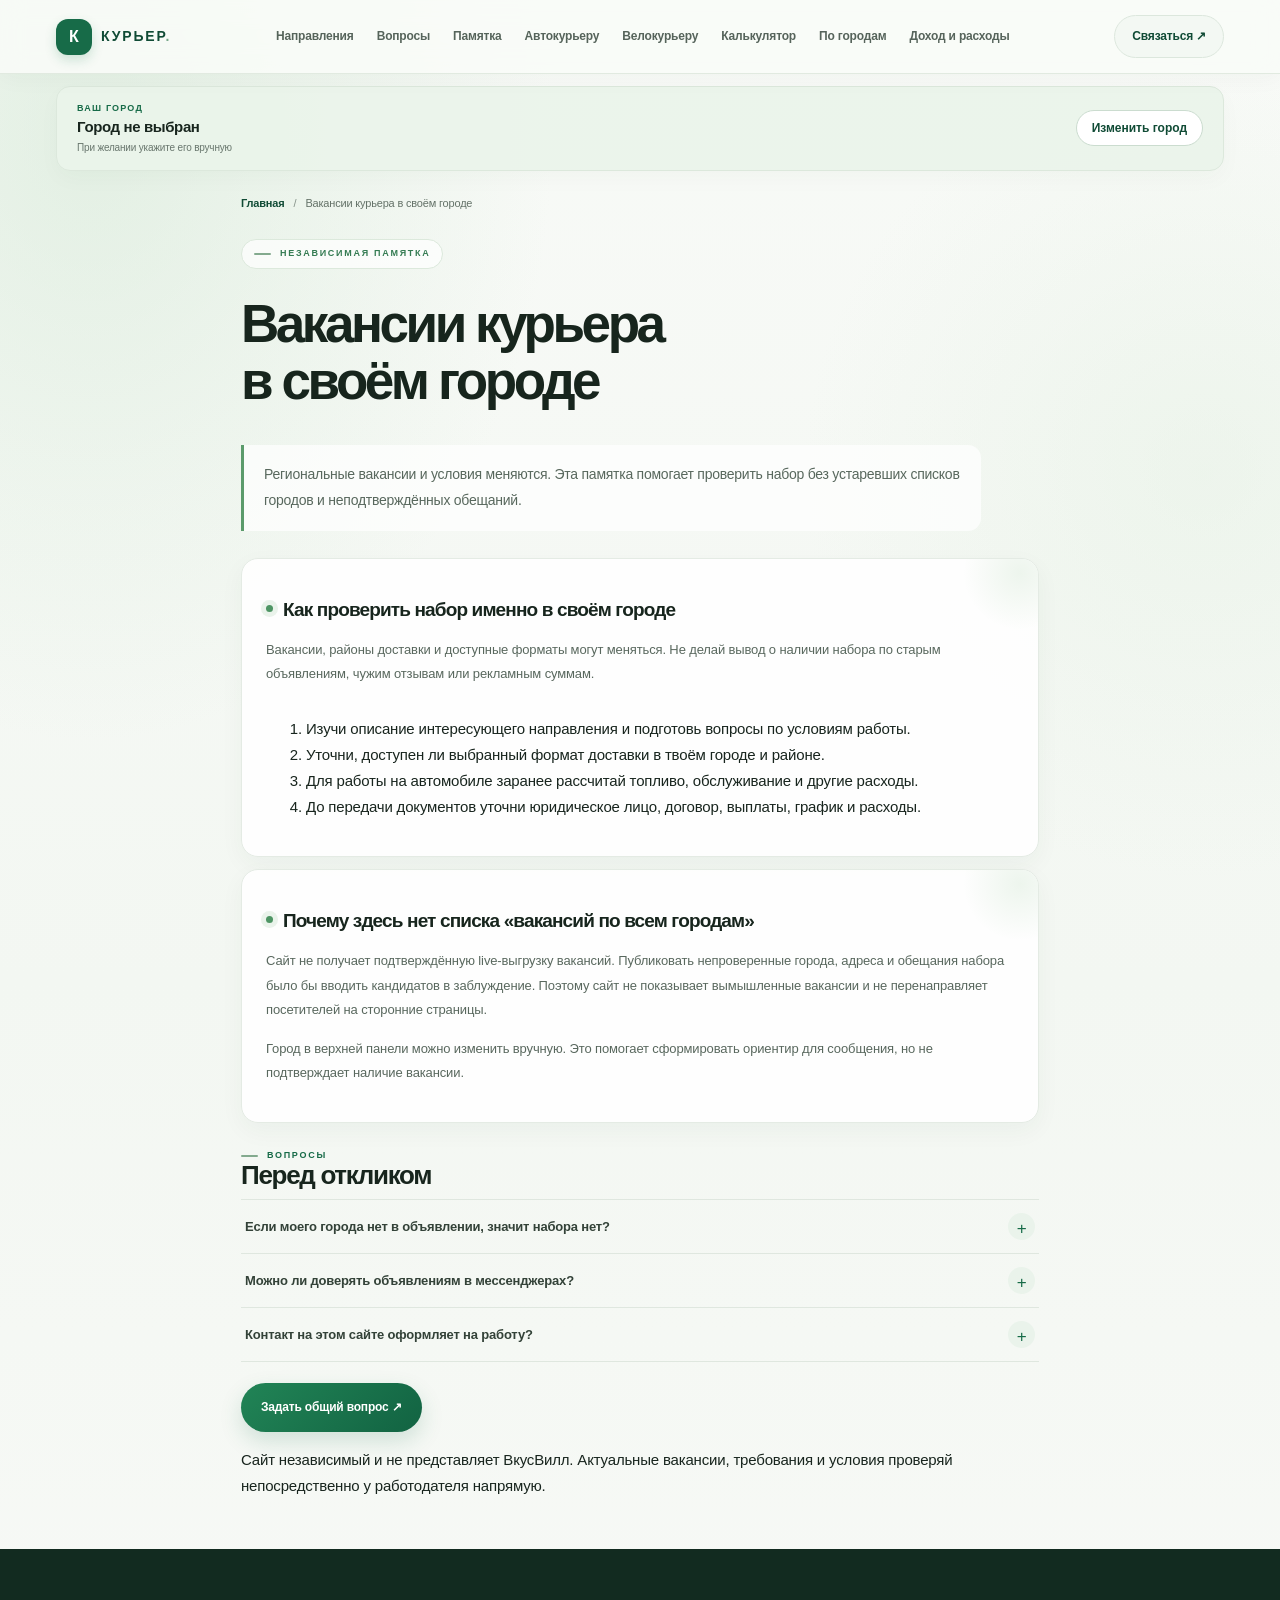
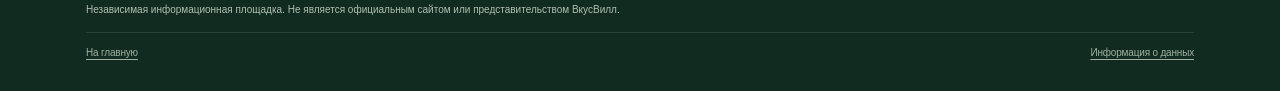
<file: cities.html>
<!doctype html>
<html lang="ru">
<head>
<meta charset="utf-8"><meta name="viewport" content="width=device-width,initial-scale=1">
<meta name="description" content="Как проверить актуальные вакансии курьера в своём городе: региональные условия и самостоятельная проверка и безопасная проверка предложения.">
<meta name="robots" content="index,follow">
<link rel="canonical" href="https://76kovka76-hub.github.io/kurier-start/cities.html">
<meta property="og:type" content="article"><meta property="og:locale" content="ru_RU">
<meta property="og:url" content="https://76kovka76-hub.github.io/kurier-start/cities.html"><meta property="og:title" content="Работа курьером в своём городе: как проверить вакансии">
<meta property="og:description" content="Как проверить актуальные вакансии курьера в своём городе: региональные условия и самостоятельная проверка и безопасная проверка предложения.">
<meta name="twitter:card" content="summary"><meta name="twitter:title" content="Работа курьером в своём городе: как проверить вакансии"><meta name="twitter:description" content="Как проверить актуальные вакансии курьера в своём городе: региональные условия и самостоятельная проверка и безопасная проверка предложения.">
<title>Работа курьером в своём городе: как проверить вакансии</title><link rel="stylesheet" href="styles.css">
<script type="application/ld+json">{"@context":"https://schema.org","@type": "BreadcrumbList","itemListElement": [{"@type":"ListItem","position":1,"name":"Главная","item":"https://76kovka76-hub.github.io/kurier-start/"},{"@type":"ListItem","position":2,"name":"Вакансии курьера в своём городе","item":"https://76kovka76-hub.github.io/kurier-start/cities.html"}]}</script>
</head>
<body>
<a class="skip-link" href="#main-content">Перейти к основному содержимому</a>
<header class="site-header"><div class="header-inner"><a class="brand" href="index.html"><span class="brand-mark">К</span><span>КУРЬЕР<span class="brand-period">.</span></span></a><nav class="main-nav" aria-label="Основная навигация"><a href="index.html#directions">Направления</a><a href="index.html#faq">Вопросы</a><a href="guide.html">Памятка</a><a href="auto.html">Автокурьеру</a><a href="bike.html">Велокурьеру</a><a href="calculator.html">Калькулятор</a><a href="cities.html" aria-current="page">По городам</a><a href="earnings.html">Доход и расходы</a></nav><a class="header-contact" href="index.html#contacts">Связаться ↗</a></div></header>
<main id="main-content" class="page" style="max-width:850px;padding-top:38px;padding-bottom:54px">
<nav class="breadcrumbs" aria-label="Хлебные крошки"><a href="index.html">Главная</a><span aria-hidden="true">/</span><span aria-current="page">Вакансии курьера в своём городе</span></nav>
<p class="eyebrow"><span></span> НЕЗАВИСИМАЯ ПАМЯТКА</p>
<h1>Вакансии курьера в своём городе</h1>
<p class="hero-lead">Региональные вакансии и условия меняются. Эта памятка помогает проверить набор без устаревших списков городов и неподтверждённых обещаний.</p>
<section class="direction-card" style="margin:20px 0;min-height:0">
<h2>Как проверить набор именно в своём городе</h2>
<p>Вакансии, районы доставки и доступные форматы могут меняться. Не делай вывод о наличии набора по старым объявлениям, чужим отзывам или рекламным суммам.</p>
<ol><li>Изучи описание интересующего направления и подготовь вопросы по условиям работы.</li><li>Уточни, доступен ли выбранный формат доставки в твоём городе и районе.</li><li>Для работы на автомобиле заранее рассчитай топливо, обслуживание и другие расходы.</li><li>До передачи документов уточни юридическое лицо, договор, выплаты, график и расходы.</li></ol>
</section>
<section class="direction-card" style="margin:14px 0;min-height:0"><h2>Почему здесь нет списка «вакансий по всем городам»</h2><p>Сайт не получает подтверждённую live-выгрузку вакансий. Публиковать непроверенные города, адреса и обещания набора было бы вводить кандидатов в заблуждение. Поэтому сайт не показывает вымышленные вакансии и не перенаправляет посетителей на сторонние страницы.</p><p>Город в верхней панели можно изменить вручную. Это помогает сформировать ориентир для сообщения, но не подтверждает наличие вакансии.</p></section>
<section class="faq-section"><div class="eyebrow"><span></span> ВОПРОСЫ</div><h2>Перед откликом</h2><div class="faq-list">
<details><summary>Если моего города нет в объявлении, значит набора нет?</summary><p>Не обязательно. Уточни информацию у работодателя до передачи документов. Не полагайся на предположения и старые публикации.</p></details>
<details><summary>Можно ли доверять объявлениям в мессенджерах?</summary><p>Проверь, кто разместил объявление, с кем заключается договор и совпадают ли условия с официальной информацией. Не переводи деньги за обещание вакансии.</p></details>
<details><summary>Контакт на этом сайте оформляет на работу?</summary><p>Нет. Контакт на сайте независимый и не является официальным отделом кадров или службой поддержки ВкусВилл.</p></details>
</div></section>
<p><a class="button button-primary" href="index.html#contacts">Задать общий вопрос ↗</a></p>
<p class="calc-note">Сайт независимый и не представляет ВкусВилл. Актуальные вакансии, требования и условия проверяй непосредственно у работодателя напрямую.</p>
</main>
<footer class="site-footer"><p class="disclaimer">Независимая информационная площадка. Не является официальным сайтом или представительством ВкусВилл.</p><div class="footer-bottom"><a href="index.html">На главную</a><a href="privacy.html">Информация о данных</a></div></footer>
<script src="city.js?v=20261110d" defer></script>
</body></html>
</file>
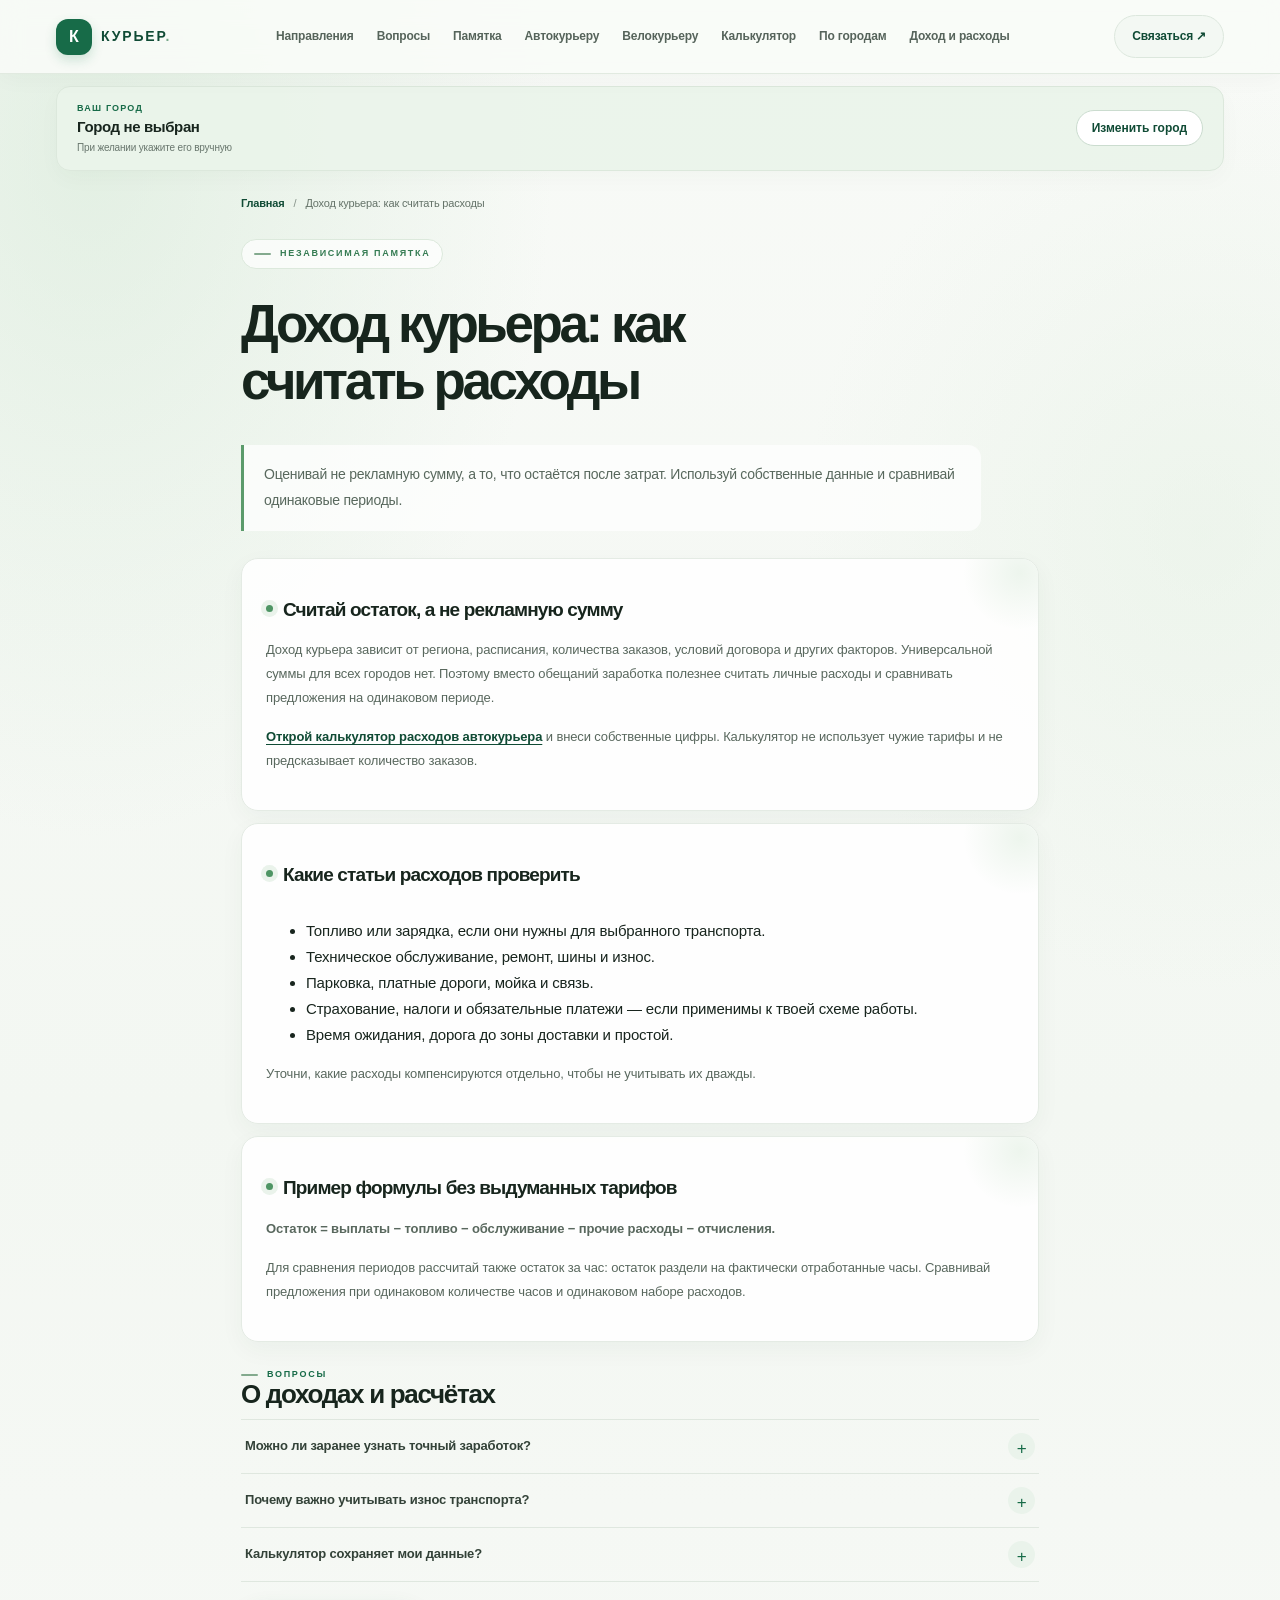
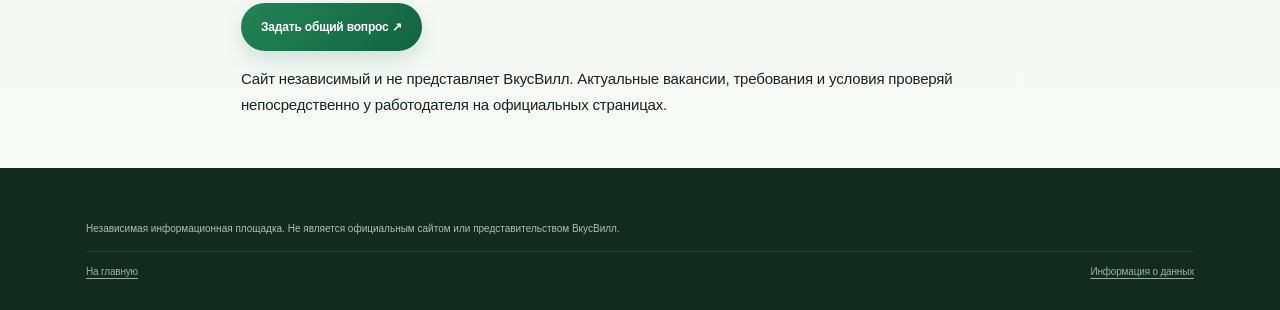
<file: earnings.html>
<!doctype html>
<html lang="ru">
<head>
<meta charset="utf-8"><meta name="viewport" content="width=device-width,initial-scale=1">
<meta name="description" content="Разбираем, как оценить доход курьера после расходов на транспорт, обслуживание, связь и обязательные отчисления. Без обещаний заработка.">
<meta name="robots" content="index,follow">
<link rel="canonical" href="https://76kovka76-hub.github.io/kurier-start/earnings.html">
<meta property="og:type" content="article"><meta property="og:locale" content="ru_RU">
<meta property="og:url" content="https://76kovka76-hub.github.io/kurier-start/earnings.html"><meta property="og:title" content="Доход курьера: как рассчитать остаток после расходов">
<meta property="og:description" content="Разбираем, как оценить доход курьера после расходов на транспорт, обслуживание, связь и обязательные отчисления. Без обещаний заработка.">
<meta name="twitter:card" content="summary"><meta name="twitter:title" content="Доход курьера: как рассчитать остаток после расходов"><meta name="twitter:description" content="Разбираем, как оценить доход курьера после расходов на транспорт, обслуживание, связь и обязательные отчисления. Без обещаний заработка.">
<title>Доход курьера: как рассчитать остаток после расходов</title><link rel="stylesheet" href="styles.css">
<script type="application/ld+json">{"@context":"https://schema.org","@type": "BreadcrumbList","itemListElement": [{"@type":"ListItem","position":1,"name":"Главная","item":"https://76kovka76-hub.github.io/kurier-start/"},{"@type":"ListItem","position":2,"name":"Доход курьера: как считать расходы","item":"https://76kovka76-hub.github.io/kurier-start/earnings.html"}]}</script>
</head>
<body>
<a class="skip-link" href="#main-content">Перейти к основному содержимому</a>
<header class="site-header"><div class="header-inner"><a class="brand" href="index.html"><span class="brand-mark">К</span><span>КУРЬЕР<span class="brand-period">.</span></span></a><nav class="main-nav" aria-label="Основная навигация"><a href="index.html#directions">Направления</a><a href="index.html#faq">Вопросы</a><a href="guide.html">Памятка</a><a href="auto.html">Автокурьеру</a><a href="bike.html">Велокурьеру</a><a href="calculator.html">Калькулятор</a><a href="cities.html">По городам</a><a href="earnings.html" aria-current="page">Доход и расходы</a></nav><a class="header-contact" href="index.html#contacts">Связаться ↗</a></div></header>
<main id="main-content" class="page" style="max-width:850px;padding-top:38px;padding-bottom:54px">
<nav class="breadcrumbs" aria-label="Хлебные крошки"><a href="index.html">Главная</a><span aria-hidden="true">/</span><span aria-current="page">Доход курьера: как считать расходы</span></nav>
<p class="eyebrow"><span></span> НЕЗАВИСИМАЯ ПАМЯТКА</p>
<h1>Доход курьера: как считать расходы</h1>
<p class="hero-lead">Оценивай не рекламную сумму, а то, что остаётся после затрат. Используй собственные данные и сравнивай одинаковые периоды.</p>
<section class="direction-card" style="margin:20px 0;min-height:0"><h2>Считай остаток, а не рекламную сумму</h2><p>Доход курьера зависит от региона, расписания, количества заказов, условий договора и других факторов. Универсальной суммы для всех городов нет. Поэтому вместо обещаний заработка полезнее считать личные расходы и сравнивать предложения на одинаковом периоде.</p><p><a href="calculator.html">Открой калькулятор расходов автокурьера</a> и внеси собственные цифры. Калькулятор не использует чужие тарифы и не предсказывает количество заказов.</p></section>
<section class="direction-card" style="margin:14px 0;min-height:0"><h2>Какие статьи расходов проверить</h2><ul><li>Топливо или зарядка, если они нужны для выбранного транспорта.</li><li>Техническое обслуживание, ремонт, шины и износ.</li><li>Парковка, платные дороги, мойка и связь.</li><li>Страхование, налоги и обязательные платежи — если применимы к твоей схеме работы.</li><li>Время ожидания, дорога до зоны доставки и простой.</li></ul><p>Уточни, какие расходы компенсируются отдельно, чтобы не учитывать их дважды.</p></section>
<section class="direction-card" style="margin:14px 0;min-height:0"><h2>Пример формулы без выдуманных тарифов</h2><p><strong>Остаток = выплаты − топливо − обслуживание − прочие расходы − отчисления.</strong></p><p>Для сравнения периодов рассчитай также остаток за час: остаток раздели на фактически отработанные часы. Сравнивай предложения при одинаковом количестве часов и одинаковом наборе расходов.</p></section>
<section class="faq-section"><div class="eyebrow"><span></span> ВОПРОСЫ</div><h2>О доходах и расчётах</h2><div class="faq-list">
<details><summary>Можно ли заранее узнать точный заработок?</summary><p>Нет. Доход зависит от условий конкретного предложения и фактической загрузки. Проси письменное описание порядка начисления выплат и бонусов.</p></details>
<details><summary>Почему важно учитывать износ транспорта?</summary><p>Потому что обслуживание, ремонт и замена деталей уменьшают сумму, которая остаётся после работы, даже если расходы возникают не каждую смену.</p></details>
<details><summary>Калькулятор сохраняет мои данные?</summary><p>Нет. Расчёт выполняется локально в браузере; введённые значения не отправляются сайтом на сервер.</p></details>
</div></section>
<p><a class="button button-primary" href="index.html#contacts">Задать общий вопрос ↗</a></p>
<p class="calc-note">Сайт независимый и не представляет ВкусВилл. Актуальные вакансии, требования и условия проверяй непосредственно у работодателя на официальных страницах.</p>
</main>
<footer class="site-footer"><p class="disclaimer">Независимая информационная площадка. Не является официальным сайтом или представительством ВкусВилл.</p><div class="footer-bottom"><a href="index.html">На главную</a><a href="privacy.html">Информация о данных</a></div></footer>
<script src="city.js?v=20261110d" defer></script>
</body></html>
</file>
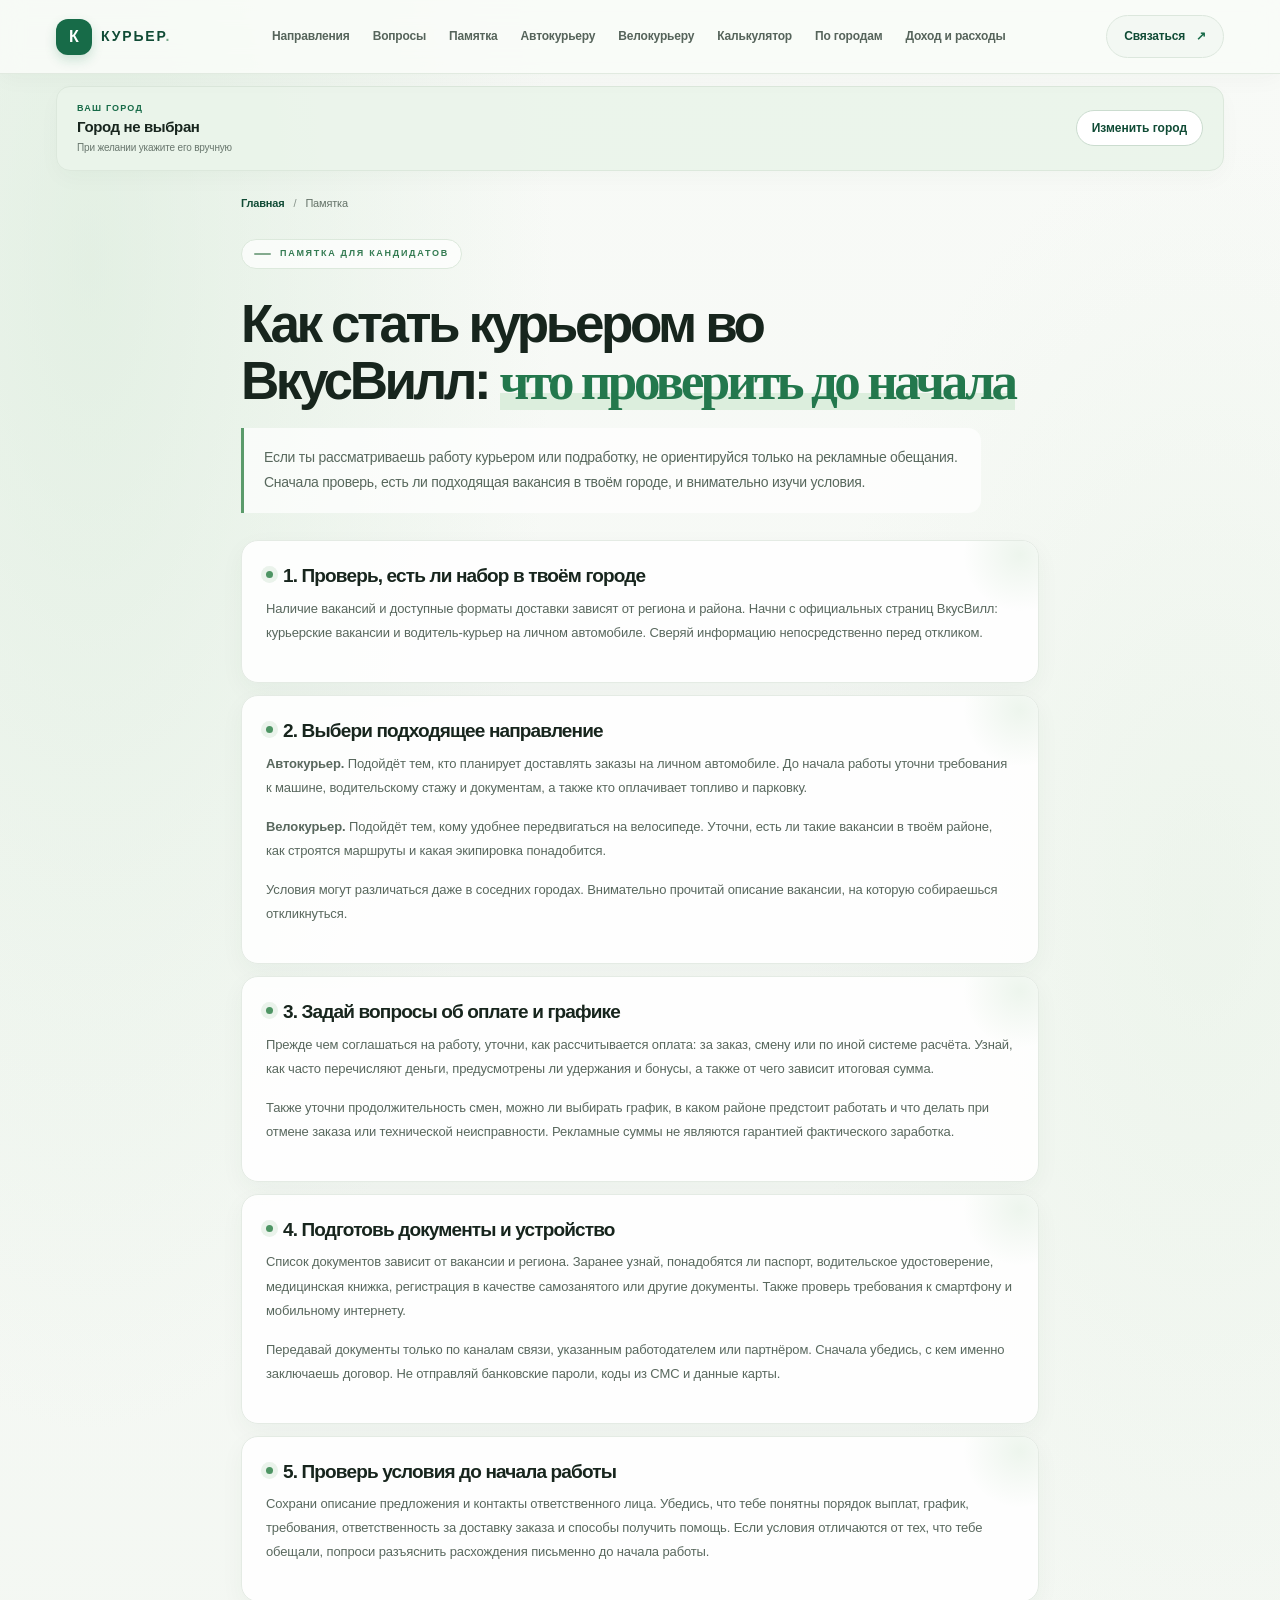
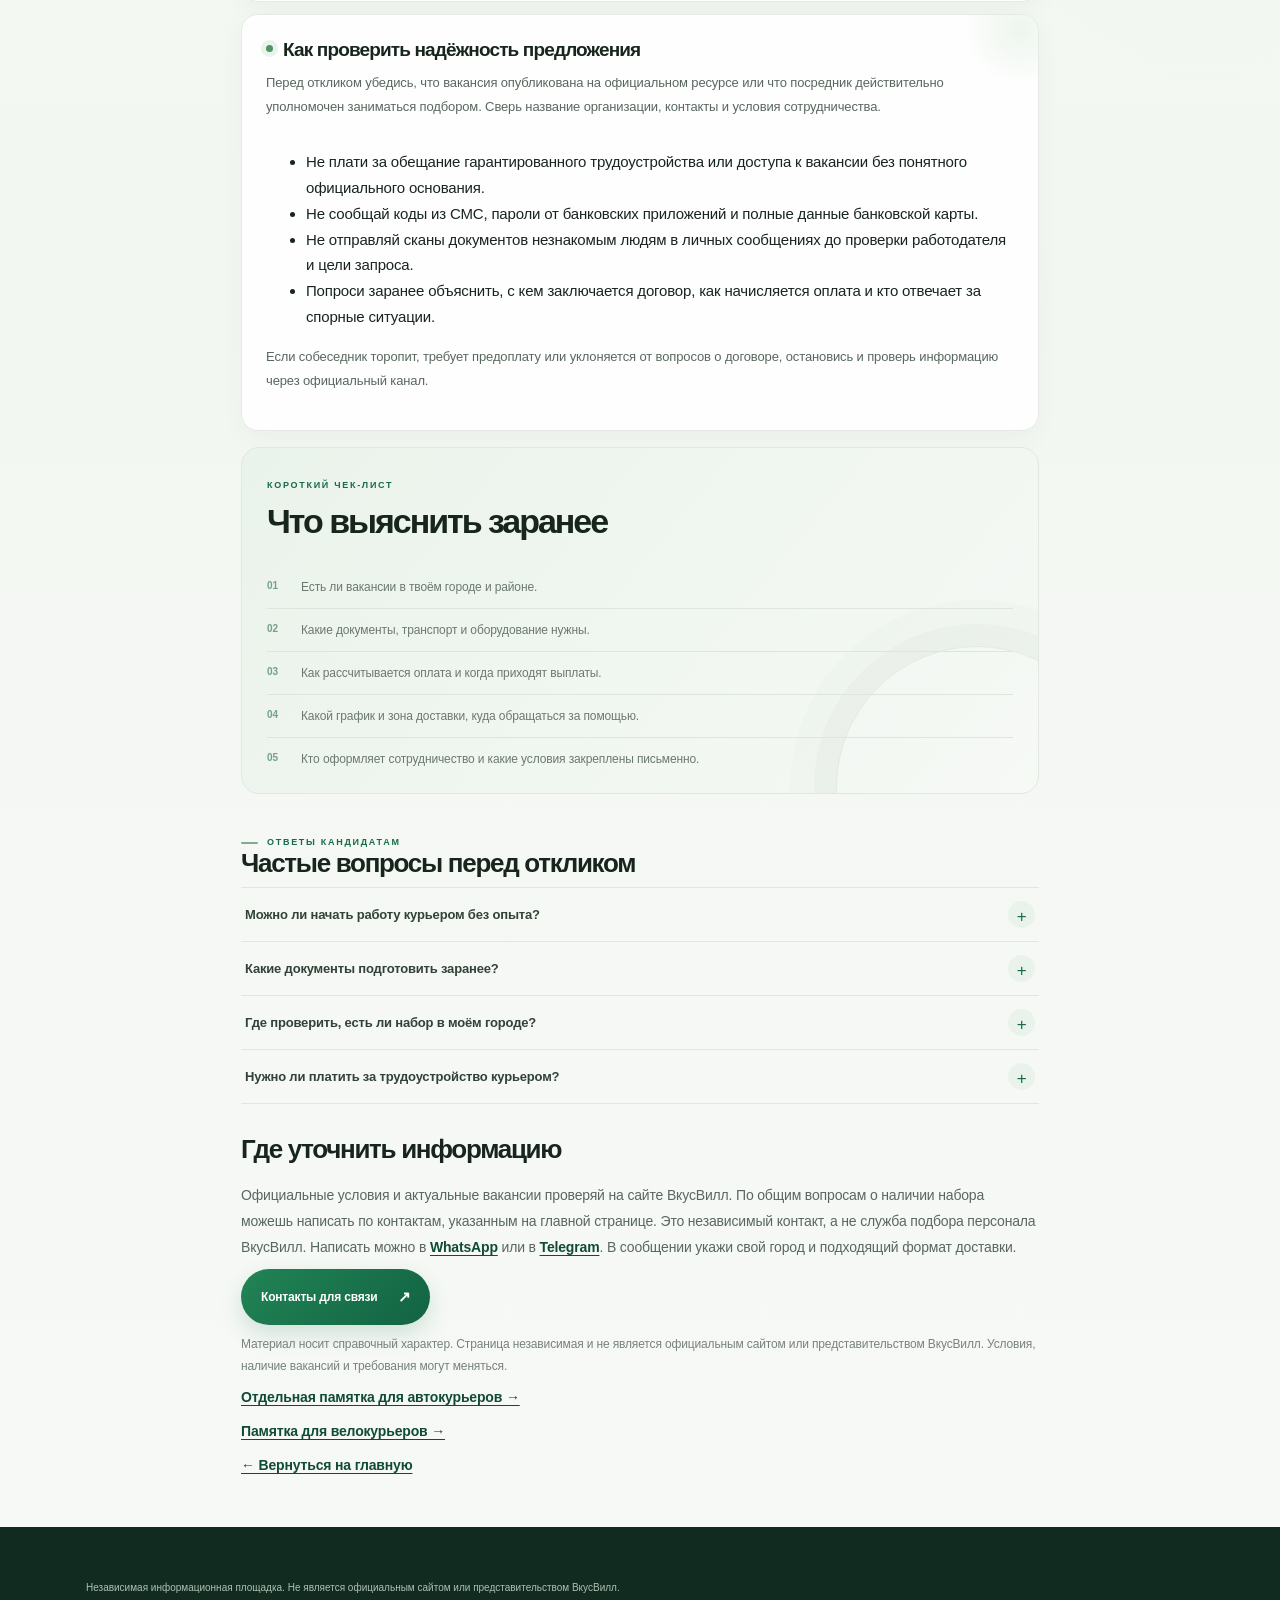
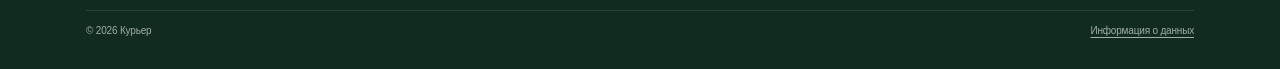
<file: guide.html>
<!doctype html>
<html lang="ru">
<head>
  <meta charset="utf-8">
  <meta name="viewport" content="width=device-width, initial-scale=1">
  <meta name="theme-color" content="#f7f8f5">
  <meta name="description" content="Пошаговая памятка будущему курьеру: как проверить вакансии во ВкусВилл, выбрать формат доставки, уточнить оплату, график и необходимые документы.">
  <meta name="robots" content="index,follow">
  <link rel="canonical" href="https://76kovka76-hub.github.io/kurier-start/guide.html">
  <meta property="og:type" content="article">
  <meta name="twitter:card" content="summary">
<meta name="twitter:title" content="Как стать курьером во ВкусВилл: пошаговая памятка">
<meta name="twitter:description" content="Пять шагов перед началом: проверка вакансии, выбор направления, вопросы об оплате и подготовка документов.">
<meta property="og:locale" content="ru_RU">
  <meta property="og:url" content="https://76kovka76-hub.github.io/kurier-start/guide.html">
<meta property="og:title" content="Как стать курьером во ВкусВилл: пошаговая памятка">
  <meta property="og:description" content="Пять шагов перед началом: проверка вакансии, выбор направления, вопросы об оплате и подготовка документов.">
  <title>Как стать курьером во ВкусВилл: 5 шагов перед стартом</title>
  <link rel="stylesheet" href="styles.css">
  <script type="application/ld+json">
  {
    "@context":"https://schema.org",
    "@type":"Article",
    "headline":"Как стать курьером во ВкусВилл: пошаговая памятка",
    "description":"Независимая инструкция по проверке вакансий курьера, требований и условий работы.",
    "inLanguage":"ru-RU",
    "mainEntityOfPage":"https://76kovka76-hub.github.io/kurier-start/guide.html"
  }
  </script>
  <script type="application/ld+json">
  {
    "@context": "https://schema.org",
    "@type": "BreadcrumbList",
    "itemListElement": [
      {"@type": "ListItem", "position": 1, "name": "Главная", "item": "https://76kovka76-hub.github.io/kurier-start/"},
      {"@type": "ListItem", "position": 2, "name": "Как стать курьером во ВкусВилл — пошаговая памятка", "item": "https://76kovka76-hub.github.io/kurier-start/guide.html"}
    ]
  }
  </script>
</head>
<body>
  <a class="skip-link" href="#main-content">Перейти к основному содержимому</a>
  <header class="site-header">
    <div class="header-inner">
      <a class="brand" href="index.html"><span class="brand-mark">К</span><span>КУРЬЕР<span class="brand-period">.</span></span></a>
      <nav class="main-nav" aria-label="Основная навигация"><a href="index.html#directions">Направления</a><a href="index.html#faq">Вопросы</a><a href="guide.html" aria-current="page">Памятка</a><a href="auto.html">Автокурьеру</a><a href="bike.html">Велокурьеру</a><a href="calculator.html">Калькулятор</a><a href="cities.html">По городам</a><a href="earnings.html">Доход и расходы</a></nav>
      <a class="header-contact" href="index.html#contacts">Связаться <span>↗</span></a>
    </div>
  </header>
  <main id="main-content" class="page" style="max-width:850px;padding-top:38px;padding-bottom:54px">
<nav class="breadcrumbs" aria-label="Хлебные крошки"><a href="index.html">Главная</a><span aria-hidden="true">/</span><span aria-current="page">Памятка</span></nav>
    <p class="eyebrow"><span></span> ПАМЯТКА ДЛЯ КАНДИДАТОВ</p>
    <h1 style="font-size:clamp(34px,5vw,48px);line-height:1.12;letter-spacing:-1.8px;margin:14px 0">Как стать курьером во ВкусВилл: <em>что проверить до начала</em></h1>
    <p class="hero-lead">Если ты рассматриваешь работу курьером или подработку, не ориентируйся только на рекламные обещания. Сначала проверь, есть ли подходящая вакансия в твоём городе, и внимательно изучи условия.</p>

    <section class="direction-card" style="margin:28px 0;min-height:0">
      <h2 style="margin:0 0 8px">1. Проверь, есть ли набор в твоём городе</h2>
      <p>Наличие вакансий и доступные форматы доставки зависят от региона и района. Начни с официальных страниц ВкусВилл: курьерские вакансии и водитель-курьер на личном автомобиле. Сверяй информацию непосредственно перед откликом.</p>
    </section>
    <section class="direction-card" style="margin:14px 0;min-height:0">
      <h2 style="margin:0 0 8px">2. Выбери подходящее направление</h2>
      <p><strong>Автокурьер.</strong> Подойдёт тем, кто планирует доставлять заказы на личном автомобиле. До начала работы уточни требования к машине, водительскому стажу и документам, а также кто оплачивает топливо и парковку.</p>
      <p><strong>Велокурьер.</strong> Подойдёт тем, кому удобнее передвигаться на велосипеде. Уточни, есть ли такие вакансии в твоём районе, как строятся маршруты и какая экипировка понадобится.</p>
      <p>Условия могут различаться даже в соседних городах. Внимательно прочитай описание вакансии, на которую собираешься откликнуться.</p>
    </section>
    <section class="direction-card" style="margin:14px 0;min-height:0">
      <h2 style="margin:0 0 8px">3. Задай вопросы об оплате и графике</h2>
      <p>Прежде чем соглашаться на работу, уточни, как рассчитывается оплата: за заказ, смену или по иной системе расчёта. Узнай, как часто перечисляют деньги, предусмотрены ли удержания и бонусы, а также от чего зависит итоговая сумма.</p>
      <p>Также уточни продолжительность смен, можно ли выбирать график, в каком районе предстоит работать и что делать при отмене заказа или технической неисправности. Рекламные суммы не являются гарантией фактического заработка.</p>
    </section>
    <section class="direction-card" style="margin:14px 0;min-height:0">
      <h2 style="margin:0 0 8px">4. Подготовь документы и устройство</h2>
      <p>Список документов зависит от вакансии и региона. Заранее узнай, понадобятся ли паспорт, водительское удостоверение, медицинская книжка, регистрация в качестве самозанятого или другие документы. Также проверь требования к смартфону и мобильному интернету.</p>
      <p>Передавай документы только по каналам связи, указанным работодателем или партнёром. Сначала убедись, с кем именно заключаешь договор. Не отправляй банковские пароли, коды из СМС и данные карты.</p>
    </section>
    <section class="direction-card" style="margin:14px 0;min-height:0">
      <h2 style="margin:0 0 8px">5. Проверь условия до начала работы</h2>
      <p>Сохрани описание предложения и контакты ответственного лица. Убедись, что тебе понятны порядок выплат, график, требования, ответственность за доставку заказа и способы получить помощь. Если условия отличаются от тех, что тебе обещали, попроси разъяснить расхождения письменно до начала работы.</p>
    </section>

    <section class="direction-card" style="margin:14px 0;min-height:0">
      <h2 style="margin:0 0 8px">Как проверить надёжность предложения</h2>
      <p>Перед откликом убедись, что вакансия опубликована на официальном ресурсе или что посредник действительно уполномочен заниматься подбором. Сверь название организации, контакты и условия сотрудничества.</p>
      <ul>
        <li>Не плати за обещание гарантированного трудоустройства или доступа к вакансии без понятного официального основания.</li>
        <li>Не сообщай коды из СМС, пароли от банковских приложений и полные данные банковской карты.</li>
        <li>Не отправляй сканы документов незнакомым людям в личных сообщениях до проверки работодателя и цели запроса.</li>
        <li>Попроси заранее объяснить, с кем заключается договор, как начисляется оплата и кто отвечает за спорные ситуации.</li>
      </ul>
      <p>Если собеседник торопит, требует предоплату или уклоняется от вопросов о договоре, остановись и проверь информацию через официальный канал.</p>
    </section>
    <section class="info-band" style="grid-template-columns:1fr;margin-top:28px">
      <div class="info-title"><p class="eyebrow">КОРОТКИЙ ЧЕК-ЛИСТ</p><h2>Что выяснить заранее</h2></div>
      <div class="info-list">
        <div><span>01</span><p>Есть ли вакансии в твоём городе и районе.</p></div>
        <div><span>02</span><p>Какие документы, транспорт и оборудование нужны.</p></div>
        <div><span>03</span><p>Как рассчитывается оплата и когда приходят выплаты.</p></div>
        <div><span>04</span><p>Какой график и зона доставки, куда обращаться за помощью.</p></div>
        <div><span>05</span><p>Кто оформляет сотрудничество и какие условия закреплены письменно.</p></div>
      </div>
    </section>
<section class="faq-section" aria-labelledby="guide-faq-title">
  <div class="eyebrow"><span></span> ОТВЕТЫ КАНДИДАТАМ</div>
  <h2 id="guide-faq-title">Частые вопросы перед откликом</h2>
  <div class="faq-list">
    <details><summary>Можно ли начать работу курьером без опыта?</summary><p>Это зависит от конкретной вакансии и формата доставки. Проверь требования в актуальном объявлении: там должны быть указаны условия к опыту, транспорту и документам.</p></details>
    <details><summary>Какие документы подготовить заранее?</summary><p>Единого списка для всех направлений нет. В зависимости от предложения могут понадобиться паспорт, водительское удостоверение, медицинская книжка или оформление самозанятости. Передавай документы только после проверки работодателя или партнёра и условий договора.</p></details>
    <details><summary>Где проверить, есть ли набор в моём городе?</summary><p>Начни с официальной страницы курьерских вакансий ВкусВилл. Для доставки на автомобиле также изучи условия для водителей-курьеров.</p></details>
    <details><summary>Нужно ли платить за трудоустройство курьером?</summary><p>Не переводи деньги незнакомым посредникам за обещание гарантированной вакансии или оформления. Проверяй предложение через официальный канал, выясняй, с кем заключается договор, и не передавай коды из СМС или банковские пароли.</p></details>
  </div>
</section>
    <section style="padding:26px 0 10px">
      <h2>Где уточнить информацию</h2>
      <p>Официальные условия и актуальные вакансии проверяй на сайте ВкусВилл. По общим вопросам о наличии набора можешь написать по контактам, указанным на главной странице. Это независимый контакт, а не служба подбора персонала ВкусВилл. Написать можно в <a href="https://wa.me/79201461682">WhatsApp</a> или в <a href="https://t.me/daaaggg1">Telegram</a>. В сообщении укажи свой город и подходящий формат доставки.</p>
      <p><a class="button button-primary" href="index.html#contacts">Контакты для связи <span>↗</span></a></p>
      <p style="font-size:12px;color:#77837a">Материал носит справочный характер. Страница независимая и не является официальным сайтом или представительством ВкусВилл. Условия, наличие вакансий и требования могут меняться.</p>
      <p><a href="auto.html">Отдельная памятка для автокурьеров →</a></p><p><a href="bike.html">Памятка для велокурьеров →</a></p><p><a href="index.html">← Вернуться на главную</a></p>
    </section>
  </main>
  <footer class="site-footer"><p class="disclaimer">Независимая информационная площадка. Не является официальным сайтом или представительством ВкусВилл.</p><div class="footer-bottom"><span>© 2026 Курьер</span><a href="privacy.html">Информация о данных</a></div></footer>
  <script src="city.js?v=20261110d" defer></script>
</body>
</html>
</file>
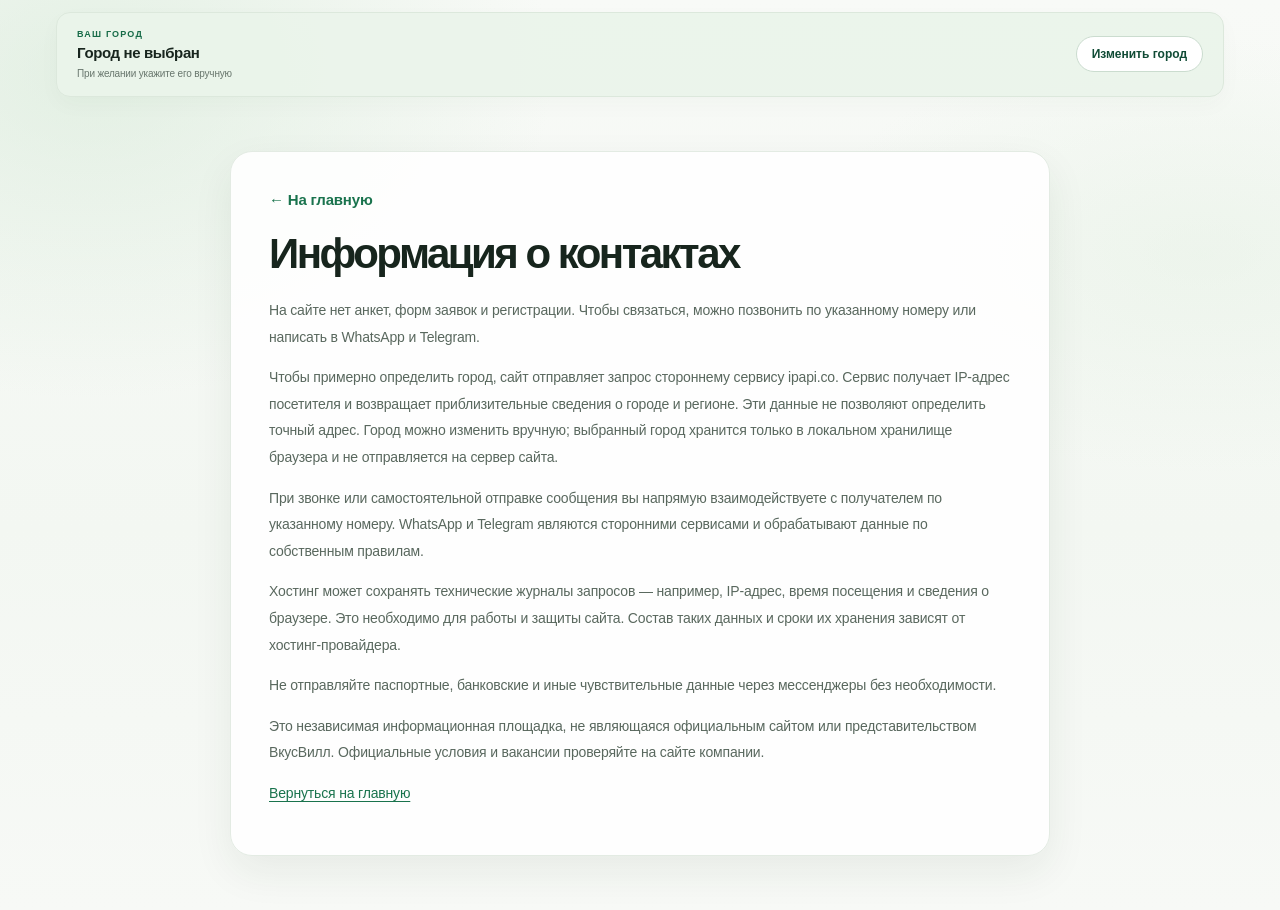
<file: privacy.html>
<!doctype html>
<html lang="ru">
<head>
  <meta charset="utf-8">
  <meta name="viewport" content="width=device-width,initial-scale=1">
  <meta name="robots" content="noindex,follow">
  <meta name="description" content="Информация о контактах и технических данных независимой информационной страницы.">
  <title>Информация о контактах</title>
  <link rel="stylesheet" href="styles.css">
</head>
<body>
  <a class="skip-link" href="#main-content">Перейти к основному содержимому</a>
  <main id="main-content" style="max-width:820px;margin:60px auto;padding:0 22px;line-height:1.8">
    <a href="index.html" style="color:#19734d">← На главную</a>
    <h1 style="font-size:clamp(30px,6vw,42px);letter-spacing:-.06em">Информация о контактах</h1>
    <p>На сайте нет анкет, форм заявок и регистрации. Чтобы связаться, можно позвонить по указанному номеру или написать в WhatsApp и Telegram.</p>
    <p>Чтобы примерно определить город, сайт отправляет запрос стороннему сервису ipapi.co. Сервис получает IP-адрес посетителя и возвращает приблизительные сведения о городе и регионе. Эти данные не позволяют определить точный адрес. Город можно изменить вручную; выбранный город хранится только в локальном хранилище браузера и не отправляется на сервер сайта.</p>
    <p>При звонке или самостоятельной отправке сообщения вы напрямую взаимодействуете с получателем по указанному номеру. WhatsApp и Telegram являются сторонними сервисами и обрабатывают данные по собственным правилам.</p>
    <p>Хостинг может сохранять технические журналы запросов — например, IP-адрес, время посещения и сведения о браузере. Это необходимо для работы и защиты сайта. Состав таких данных и сроки их хранения зависят от хостинг-провайдера.</p>
    <p>Не отправляйте паспортные, банковские и иные чувствительные данные через мессенджеры без необходимости.</p>
    <p>Это независимая информационная площадка, не являющаяся официальным сайтом или представительством ВкусВилл. Официальные условия и вакансии проверяйте на сайте компании.</p>
    <p><a href="index.html" style="color:#19734d">Вернуться на главную</a></p>
  </main>
  <script src="city.js?v=20261110d" defer></script>
</body>
</html>
</file>
<file: styles.css>
:root{--green:#1c7650;--green-dark:#14543b;--ink:#202a24;--muted:#6d786f;--line:#e5e9e3;--paper:#f7f8f5;--white:#fff;--soft:#edf3ed}
*{box-sizing:border-box}
html{scroll-behavior:smooth;scroll-padding-top:84px}
body{margin:0;background:var(--paper);color:var(--ink);font:15px/1.6 system-ui,-apple-system,BlinkMacSystemFont,'Segoe UI',sans-serif;-webkit-font-smoothing:antialiased}
a{color:inherit}
.site-header{height:68px;background:rgba(255,255,255,.94);border-bottom:1px solid var(--line);position:sticky;top:0;z-index:20;backdrop-filter:blur(12px)}
.header-inner{max-width:1160px;height:100%;padding:0 26px;margin:auto;display:flex;align-items:center;justify-content:space-between;gap:24px}
.brand{display:inline-flex;align-items:center;gap:9px;text-decoration:none;color:var(--green-dark);font-size:13px;font-weight:900;letter-spacing:1.4px;white-space:nowrap}
.brand-mark{width:30px;height:30px;border-radius:9px;background:var(--green);color:white;display:grid;place-items:center;font-size:16px;letter-spacing:0}
.brand-period{color:#79a88a}
.main-nav{display:flex;align-items:center;gap:27px}
.main-nav a,.header-contact{font-size:12px;font-weight:650;text-decoration:none;color:#56645b}
.main-nav a:hover,.footer-links a:hover{color:var(--green)}
.header-contact{padding:9px 14px;border:1px solid #dce7dd;border-radius:8px;color:var(--green-dark)}
.header-contact span{margin-left:8px;color:var(--green)}
.page{max-width:1160px;margin:auto;padding:0 26px}
.hero{padding:54px 0 42px;display:grid;grid-template-columns:minmax(0,1.2fr) minmax(310px,.8fr);align-items:center;gap:58px}
.eyebrow{display:flex;align-items:center;gap:9px;font-size:10px;line-height:1.3;font-weight:800;letter-spacing:1.45px;color:var(--green)}
.eyebrow>span{width:17px;height:2px;background:#83aa8e;border-radius:2px}
.hero h1{font-size:clamp(36px,4.6vw,57px);line-height:1.08;letter-spacing:-2.5px;font-weight:760;margin:19px 0 15px}
h1 em,h2 em{font-family:Georgia,serif;font-weight:400;color:var(--green);letter-spacing:-1.6px}
.hero-lead{max-width:570px;margin:0;color:var(--muted);font-size:15px;line-height:1.75}
.hero-actions{display:flex;align-items:center;gap:22px;flex-wrap:wrap;margin-top:24px}
.button{display:inline-flex;align-items:center;justify-content:center;gap:20px;padding:12px 17px;border-radius:9px;text-decoration:none;font-size:12px;font-weight:750;transition:transform .18s,background .18s}
.button:hover{transform:translateY(-1px)}
.button-primary{background:var(--green);color:white;box-shadow:0 5px 14px #1c76501c}
.button-primary:hover{background:var(--green-dark)}
.button span{font-size:15px}
.text-link{font-size:12px;color:var(--green-dark);font-weight:700;text-decoration:none}
.text-link span{margin-left:6px}
.hero-note{display:flex;align-items:center;gap:8px;margin-top:25px;color:#7a857d;font-size:11px}
.status-dot{width:7px;height:7px;background:#63a47b;border-radius:50%;box-shadow:0 0 0 4px #63a47b1c}
.contact-panel{background:var(--white);border:1px solid #e8ece7;border-radius:16px;padding:22px 23px 18px;box-shadow:0 12px 35px #1c38200a}
.panel-top{display:flex;justify-content:space-between;align-items:center}
.panel-label,.contact-action small,.card-tag{font-size:9px;letter-spacing:1.15px;font-weight:800;color:#819087}
.panel-icon{display:grid;place-items:center;width:27px;height:27px;background:var(--soft);border-radius:8px;color:var(--green);font-size:15px}
.contact-panel h2{font-size:24px;line-height:1.15;letter-spacing:-.7px;margin:13px 0 7px}
.contact-panel>p{font-size:12px;color:var(--muted);margin:0 0 15px}
.contact-action{display:flex;align-items:center;gap:11px;padding:10px 11px;margin-top:7px;border:1px solid var(--line);border-radius:9px;text-decoration:none;transition:border-color .18s,background .18s}
.contact-action:hover{border-color:#a9c5ae;background:#fbfdfb}
.action-icon{width:30px;height:30px;display:grid;place-items:center;border-radius:8px;background:#edf4ee;color:var(--green);font-size:15px;font-weight:800}
.whatsapp-icon{font-size:12px}.telegram-icon{font-size:13px}
.contact-action>span:nth-child(2){display:grid;gap:1px;flex:1}
.contact-action small{font-size:8px}
.contact-action strong{font-size:12px;color:#2d3b32}
.contact-action>b{font-size:14px;color:#7e9c85}
.panel-foot{border-top:1px solid #edf0eb;margin-top:13px;padding-top:11px;font-size:9px;line-height:1.55;color:#89938b}
.quick-facts{display:grid;grid-template-columns:repeat(4,1fr);align-items:center;background:#edf3ed;border:1px solid #e5ece4;border-radius:12px;padding:15px 20px;margin:0 0 62px}
.section-kicker{font-size:9px;font-weight:850;letter-spacing:1.2px;color:var(--green)}
.fact{display:flex;align-items:center;gap:10px;padding-left:18px;border-left:1px solid #d9e3d9}
.fact>span,.info-list>div>span{font-size:10px;font-weight:850;color:#75a184}
.fact div{display:grid;gap:1px}
.fact strong{font-size:11px;color:#34463a}
.fact small{font-size:9px;color:#7a877e}
.content-section{padding:0 0 58px}
.section-heading{display:grid;grid-template-columns:1fr .8fr;align-items:end;gap:35px;margin-bottom:21px}
.section-heading h2,.info-title h2,.faq-section h2{font-size:35px;line-height:1.1;letter-spacing:-1.5px;margin:11px 0 0}
.section-heading>p{max-width:440px;margin:0 0 3px;color:var(--muted);font-size:12px;line-height:1.75}
.direction-grid{display:grid;grid-template-columns:repeat(3,minmax(0,1fr));gap:13px}
.direction-card{min-height:220px;background:white;border:1px solid var(--line);border-radius:12px;padding:18px 19px;display:flex;flex-direction:column;align-items:flex-start}
.direction-card-soft{background:#f0f5ef}
.direction-symbol{width:31px;height:31px;display:grid;place-items:center;border-radius:9px;background:#edf4ee;color:var(--green);font-size:19px;margin-bottom:13px}
.card-tag{font-size:8px}
.direction-card h3{font-size:17px;letter-spacing:-.4px;margin:5px 0}
.direction-card p{font-size:11px;line-height:1.65;color:var(--muted);margin:0 0 15px}
.direction-card>a{margin-top:auto;padding-top:10px;border-top:1px solid #edf0eb;width:100%;font-size:10px;font-weight:800;color:var(--green-dark);text-decoration:none}
.direction-card>a span{float:right;font-size:13px}
.info-band{display:grid;grid-template-columns:.65fr 1.35fr;gap:45px;padding:29px 30px;background:#edf3ed;border:1px solid #e4ebe3;border-radius:14px;margin:0 0 58px}
.info-title h2{font-size:30px}
.info-list{display:grid;gap:12px}
.info-list>div{display:grid;grid-template-columns:25px 1fr;gap:9px;padding-bottom:11px;border-bottom:1px solid #dce6dc}
.info-list>div:last-child{padding:0;border:0}
.info-list p{font-size:11px;line-height:1.6;color:#6c796f;margin:0}
.info-list strong{color:#2b3d31;font-size:12px}
.faq-section{max-width:780px;margin:0 auto;padding:0 0 56px}
.faq-section h2{margin-bottom:17px}
.faq-list{border-top:1px solid var(--line)}
.faq-list details{border-bottom:1px solid var(--line);padding:13px 2px}
.faq-list summary{display:flex;align-items:center;justify-content:space-between;gap:15px;cursor:pointer;list-style:none;font-size:12px;font-weight:750;color:#334238}
.faq-list summary::-webkit-details-marker{display:none}
.faq-list summary:after{content:"+";font-size:18px;font-weight:400;color:var(--green)}
.faq-list details[open] summary:after{content:"−"}
.faq-list details p{max-width:680px;margin:9px 0 2px;color:var(--muted);font-size:11px;line-height:1.7}
.bottom-cta{display:flex;justify-content:space-between;align-items:center;gap:25px;background:var(--green-dark);color:white;border-radius:14px;padding:23px 27px;margin-bottom:40px}
.bottom-cta .eyebrow{color:#b5d1bb;font-size:9px}
.bottom-cta h2{font-size:21px;letter-spacing:-.5px;margin:7px 0 2px}
.bottom-cta p{font-size:11px;color:#c4d6c9;margin:0}
.button-light{background:white;color:var(--green-dark);white-space:nowrap}
.button-light:hover{background:#eff5ef}
.site-footer{background:#172f24;color:#dce8df;padding:25px max(26px,calc((100% - 1108px)/2))}
.footer-main{display:flex;justify-content:space-between;align-items:center;gap:25px}
.footer-brand{color:white}
.footer-links{display:flex;gap:17px;flex-wrap:wrap}
.footer-links a{font-size:10px;color:#c6d4ca;text-decoration:none}
.disclaimer{max-width:820px;color:#aebfb2;font-size:9px;line-height:1.65;margin:18px 0 13px}
.footer-bottom{display:flex;justify-content:space-between;gap:15px;border-top:1px solid #ffffff1a;padding-top:11px;color:#9db0a2;font-size:9px}
@media(max-width:800px){.hero{gap:30px;grid-template-columns:1fr  .85fr}.main-nav{gap:15px}.main-nav a{font-size:11px}.quick-facts{grid-template-columns:repeat(2,1fr);gap:13px}.section-kicker{grid-column:1/-1}.fact{border:0;padding:0}.info-band{gap:25px}.footer-main{align-items:flex-start;flex-direction:column}}
@media(max-width:620px){.site-header{height:60px}.header-inner{padding:0 17px}.main-nav{display:none}.header-contact{padding:8px 11px}.page{padding:0 17px}.hero{padding:35px 0 27px;grid-template-columns:1fr;gap:24px}.hero h1{font-size:39px;letter-spacing:-1.8px}.hero-lead{font-size:13px}.hero-actions{gap:14px;margin-top:19px}.button{padding:11px 13px}.hero-note{margin-top:18px}.contact-panel{padding:18px}.contact-panel h2{font-size:22px}.quick-facts{margin-bottom:42px;padding:14px;gap:13px 10px}.fact{gap:7px}.fact strong{font-size:10px}.fact small{font-size:8px}.section-kicker{font-size:8px}.content-section{padding-bottom:39px}.section-heading{grid-template-columns:1fr;gap:10px;margin-bottom:15px}.section-heading h2,.faq-section h2{font-size:30px}.section-heading>p{font-size:11px}.direction-grid{grid-template-columns:1fr;gap:9px}.direction-card{min-height:0;padding:15px}.direction-symbol{margin-bottom:9px}.direction-card p{margin-bottom:12px}.direction-card>a{margin-top:2px}.info-band{grid-template-columns:1fr;gap:16px;padding:20px 17px;margin-bottom:40px}.info-title h2{font-size:27px}.info-list{gap:10px}.faq-section{padding-bottom:38px}.bottom-cta{align-items:flex-start;flex-direction:column;padding:20px;margin-bottom:28px}.bottom-cta h2{font-size:19px}.site-footer{padding:22px 18px}.footer-links{gap:10px 15px}.footer-bottom{flex-direction:column;gap:4px}}
@media(prefers-reduced-motion:reduce){html{scroll-behavior:auto}*,*:before,*:after{transition:none!important}}

.city-bar{max-width:1108px;margin:12px auto 0;padding:12px 18px;background:#edf3ed;border:1px solid #dce8dc;border-radius:12px;display:flex;align-items:center;gap:16px;flex-wrap:wrap}
.city-bar-copy{display:grid;gap:1px;min-width:0;flex:1}.city-bar-label{font-size:9px;font-weight:800;letter-spacing:1.2px;color:var(--green)}
.city-bar-copy strong{font-size:15px;line-height:1.35;overflow-wrap:anywhere}.city-bar-copy small{font-size:10px;color:var(--muted)}
.city-change,.city-edit button{border:1px solid #cbdccf;background:#fff;color:var(--green-dark);border-radius:8px;padding:8px 12px;font:600 12px Arial,sans-serif;cursor:pointer}
.city-edit{width:100%;display:flex;align-items:center;gap:8px;flex-wrap:wrap}.city-edit[hidden]{display:none}
.city-edit label{font-size:12px;font-weight:700}.city-edit input{min-width:180px;flex:1;padding:9px 10px;border:1px solid #d6e0d7;border-radius:7px;font:inherit}
@media(max-width:620px){.city-bar{margin:9px 12px 0;padding:11px 12px;gap:8px}.city-change{padding:8px 10px}.city-edit{align-items:stretch}.city-edit label{width:100%}}

.city-personal{max-width:1108px;margin:10px auto 0;padding:13px 18px;border-left:3px solid var(--green);background:#fff;border-radius:0 10px 10px 0}
.city-personal strong{display:block;color:var(--green-dark);font-size:13px}
.city-personal p{margin:3px 0 6px;color:var(--muted);font-size:11px;line-height:1.6}
.city-personal a{font-size:11px;font-weight:750;color:var(--green);text-decoration:none}
@media(max-width:620px){.city-personal{margin:8px 12px 0;padding:11px 12px}}

/* Modern visual refresh */
:root{
 --green:#16734d;--green-dark:#104b35;--ink:#17251d;--muted:#68776d;
 --line:#e4ebe4;--paper:#f5f8f4;--white:#fff;--soft:#eaf3eb;
 --shadow:0 18px 48px rgba(22,58,35,.08);
}
body{background:radial-gradient(ellipse at 12% 0%,#eaf3e9 0,transparent 34%),linear-gradient(180deg,#f8faf7 0%,#f2f6f1 100%);color:var(--ink);font-family:Inter,-apple-system,BlinkMacSystemFont,"Segoe UI",Arial,sans-serif}
.site-header{height:74px;background:rgba(250,252,249,.86);border-bottom:1px solid rgba(219,230,219,.8);box-shadow:0 4px 24px rgba(27,55,34,.035)}
.header-inner{max-width:1220px}
.brand{font-size:14px;letter-spacing:1.55px}
.brand-mark{width:36px;height:36px;border-radius:12px;box-shadow:0 5px 12px #16734d30}
.main-nav{gap:clamp(12px,1.8vw,25px)}
.main-nav a,.header-contact{font-size:12px;transition:color .2s,border-color .2s,background .2s}
.main-nav a:hover{color:var(--green)}
.header-contact{border-radius:999px;padding:10px 17px;background:#f3f8f3}
.header-contact:hover{background:#e7f1e8;border-color:#b8d1bd}
.page{max-width:1220px}
.hero{padding:76px 0 56px;gap:clamp(34px,5vw,72px)}
.eyebrow{font-size:10px;letter-spacing:1.65px}
.hero h1{font-size:clamp(42px,5.2vw,66px);line-height:1.04;letter-spacing:-3.2px;margin:22px 0 18px}
h1 em,h2 em{color:#258357}
.hero-lead{font-size:16px;line-height:1.8;max-width:600px}
.button{border-radius:999px;padding:14px 20px;font-size:12px}
.button-primary{background:linear-gradient(135deg,#218456,#126342);box-shadow:0 9px 22px #16734d2b}
.button-primary:hover{background:linear-gradient(135deg,#176f49,#104b35);box-shadow:0 12px 26px #16734d35}
.text-link{padding:8px 0}
.contact-panel{border:1px solid #e4ece4;border-radius:22px;padding:27px 27px 21px;box-shadow:var(--shadow);background:rgba(255,255,255,.92)}
.panel-icon,.action-icon{border-radius:11px}
.contact-panel h2{font-size:27px;letter-spacing:-1px}
.contact-panel>p{font-size:13px;line-height:1.7}
.contact-action{border-radius:12px;padding:12px;margin-top:9px}
.contact-action:hover{transform:translateY(-1px);box-shadow:0 6px 18px #183d2410}
.contact-action strong{font-size:13px}
.panel-foot{font-size:10px}
.quick-facts{background:linear-gradient(115deg,#edf5ed,#e8f1e9);border:1px solid #dfeade;border-radius:18px;padding:19px 23px;margin-bottom:76px;box-shadow:0 10px 30px #173a2008}
.fact{padding-left:23px}
.fact>span{font-size:11px}
.fact strong{font-size:12px}
.fact small{font-size:10px}
.content-section{padding-bottom:72px}
.section-heading{margin-bottom:27px}
.section-heading h2,.info-title h2,.faq-section h2{font-size:clamp(31px,3.2vw,41px);letter-spacing:-1.9px}
.section-heading>p{font-size:13px}
.direction-grid{gap:17px}
.direction-card{border:1px solid #e4ebe4;border-radius:18px;padding:23px;min-height:240px;box-shadow:0 6px 20px #173a2005;transition:transform .22s,box-shadow .22s,border-color .22s}
.direction-card:hover{transform:translateY(-4px);box-shadow:0 16px 36px #173a2012;border-color:#cbdccb}
.direction-card-soft{background:linear-gradient(145deg,#edf5ed,#f7faf6)}
.direction-symbol{width:39px;height:39px;border-radius:12px;background:#e9f3e9;font-size:21px}
.direction-card h3{font-size:19px;letter-spacing:-.55px}
.direction-card p{font-size:12px;line-height:1.75}
.direction-card>a{font-size:11px;padding-top:13px}
.info-band{border-radius:20px;padding:36px 38px;background:linear-gradient(125deg,#eaf3eb,#f2f7f1);border:1px solid #dfe9df;gap:54px;margin-bottom:74px}
.info-title h2{font-size:34px}
.info-list{gap:15px}
.info-list>div{padding-bottom:14px}
.info-list p{font-size:12px;line-height:1.75}
.info-list strong{font-size:13px}
.faq-section{max-width:850px;padding-bottom:70px}
.faq-list{border-top-color:#dfe7df}
.faq-list details{padding:17px 4px;border-bottom-color:#dfe7df}
.faq-list summary{font-size:13px}
.faq-list details p{font-size:12px;line-height:1.8}
.bottom-cta{border-radius:20px;padding:30px 34px;margin-bottom:52px;background:radial-gradient(circle at 85% 15%,#287d55 0,transparent 36%),linear-gradient(115deg,#124b35,#176343);box-shadow:0 16px 38px #104b3524}
.bottom-cta h2{font-size:24px}
.bottom-cta p{font-size:12px}
.button-light{border-radius:999px;padding:14px 20px}
.site-footer{padding-top:34px;padding-bottom:30px;background:#122b20}
.footer-links{gap:13px 20px}
.footer-links a{font-size:11px}
.disclaimer{font-size:10px;line-height:1.8}
.footer-bottom{font-size:10px}
.city-bar,.city-personal{max-width:1168px;box-shadow:0 8px 22px #173a2007}
.city-bar{border-radius:14px;background:rgba(235,245,235,.92);padding:14px 20px}
.city-personal{border:1px solid #e3ebe2;border-left:4px solid var(--green);border-radius:14px;background:rgba(255,255,255,.9);padding:15px 20px}
.city-personal p{font-size:12px;line-height:1.7}
.city-personal a{font-size:12px}
.city-change,.city-edit button{border-radius:999px;padding:10px 15px;transition:background .2s}
.city-change:hover,.city-edit button:hover{background:#edf5ed}
input,select,textarea{border-radius:10px}
@media(max-width:800px){
 .hero{padding:55px 0 42px}
 .quick-facts{margin-bottom:55px}
 .info-band{padding:27px;gap:28px}
}
@media(max-width:620px){
 .site-header{height:62px}
 .brand-mark{width:33px;height:33px}
 .hero{padding:39px 0 30px;gap:25px}
 .hero h1{font-size:clamp(38px,10vw,46px);letter-spacing:-2.2px;line-height:1.06}
 .hero-lead{font-size:14px;line-height:1.75}
 .contact-panel{border-radius:18px;padding:20px}
 .quick-facts{border-radius:15px;padding:15px;margin-bottom:48px}
 .section-heading h2,.faq-section h2{font-size:32px}
 .direction-grid{gap:11px}
 .direction-card{border-radius:15px;padding:18px}
 .info-band{border-radius:17px;padding:22px 19px;gap:17px;margin-bottom:48px}
 .faq-section{padding-bottom:48px}
 .faq-list details{padding:15px 2px}
 .bottom-cta{border-radius:17px;padding:22px;margin-bottom:32px}
 .bottom-cta h2{font-size:21px}
 .city-bar,.city-personal{border-radius:12px}
}
@media(hover:none){.direction-card:hover,.contact-action:hover{transform:none}}


/* Typography and editorial polish */

:root{
 --green:#176b48;
 --green-dark:#104b35;
 --ink:#18251e;
 --muted:#68766d;
 --line:#e2e9e2;
 --paper:#f6f8f5;
 --soft:#edf4ed;
}
html{font-family:"Manrope",sans-serif}
body{font-family:"Manrope",sans-serif;font-size:15px;line-height:1.72;letter-spacing:-.012em}
button,input,select,textarea{font:inherit}
h1,h2,h3,h4,strong,b{font-family:"Manrope",sans-serif}
h1,h2,h3{color:#17251d;font-weight:800}
h1{letter-spacing:-.055em}
h2{letter-spacing:-.045em}
h3{letter-spacing:-.035em}
p{letter-spacing:-.012em}
a{ text-underline-offset:3px;text-decoration-thickness:1px}
::selection{background:#cfe5d3;color:#104b35}
.hero h1{font-weight:800;letter-spacing:-.065em;line-height:1.015}
.hero h1 em,h1 em,h2 em{font-style:normal;font-weight:600;letter-spacing:-.065em}
.eyebrow{font-size:9px;letter-spacing:.19em;font-weight:800}
.hero-lead{font-size:15px;line-height:1.85;letter-spacing:-.018em}
.section-heading h2,.faq-section h2,.info-title h2{font-weight:800;letter-spacing:-.06em;line-height:1.08}
.direction-card h3{font-weight:800}
.direction-card p,.info-list p,.faq-list details p{letter-spacing:-.01em}
.button{font-family:"Manrope",sans-serif;font-weight:800;letter-spacing:-.015em}
.contact-action strong{font-weight:800;letter-spacing:-.025em}
.panel-label,.contact-action small,.card-tag{letter-spacing:.16em}
.main-nav a,.header-contact{font-weight:700;letter-spacing:-.015em}
.brand{font-weight:800;letter-spacing:.13em}
.site-footer{font-size:13px}
.footer-links a{font-weight:600}
.disclaimer{letter-spacing:0;line-height:1.85}
.city-bar-copy strong,.city-personal strong{font-weight:800;letter-spacing:-.025em}
/* Article pages */
.page>h1{font-weight:800;letter-spacing:-.06em;line-height:1.08}
.page>h1 em{font-style:normal;color:var(--green);font-weight:600}
.page>.hero-lead{max-width:760px;margin-top:16px;margin-bottom:25px}
.page>.direction-card{background:rgba(255,255,255,.94);border-radius:18px;padding:25px 27px;box-shadow:0 7px 24px rgba(23,58,35,.045);border-color:#e4ebe4}
.page>.direction-card h2{font-size:21px;font-weight:800;letter-spacing:-.045em;line-height:1.25}
.page>.direction-card p{font-size:14px;line-height:1.85;color:#58675d}
.page>section:not(.direction-card):not(.info-band){font-size:14px;line-height:1.85}
.page>section:not(.direction-card):not(.info-band) h2{font-size:25px;letter-spacing:-.05em}
.page a:not(.button){color:var(--green-dark);font-weight:700}
.page a:not(.button):hover{text-decoration-thickness:2px}
.calc-card{border:1px solid #e3ebe3!important;border-radius:20px!important;padding:26px!important;box-shadow:0 12px 34px rgba(23,58,35,.06)}
.calc-field label{font-family:"Manrope",sans-serif;font-weight:800;letter-spacing:-.02em}
.calc-field input{font-family:"Manrope",sans-serif;border-radius:11px!important;padding:13px!important;background:#fbfdfb!important}
.calc-field input:focus{outline:3px solid #d8eadb;border-color:#8bb997}
.calc-field input[aria-invalid="true"]{border-color:#b64235;background:#fff8f6}
.calc-result{border-radius:16px!important;background:linear-gradient(135deg,#eaf4eb,#f4f8f3)!important}
.calc-note{line-height:1.75}
@media(max-width:620px){
 body{font-size:14px;line-height:1.7}
 .hero h1{letter-spacing:-.06em}
 .page>.direction-card{padding:19px 18px}
 .page>.direction-card h2{font-size:19px}
 .page>.direction-card p{font-size:13px}
 .calc-card{padding:18px!important}
}
@media(prefers-reduced-motion:no-preference){
 .button,.header-contact,.direction-card,.contact-action{transition:transform .2s ease,box-shadow .2s ease,background .2s ease,border-color .2s ease}
}


/* Mobile navigation and keyboard accessibility */
@media(max-width:620px){
 .site-header{height:auto;min-height:62px}
 .header-inner{height:auto;min-height:62px;flex-wrap:wrap;row-gap:7px;padding-top:9px;padding-bottom:8px}
 .main-nav{display:flex;order:3;width:100%;min-width:0;gap:18px;overflow-x:auto;overflow-y:hidden;padding:2px 0 4px;scrollbar-width:none;-webkit-overflow-scrolling:touch}
 .main-nav::-webkit-scrollbar{display:none}
 .main-nav a{flex:0 0 auto;white-space:nowrap;font-size:11px;padding:3px 0}
 .header-contact{margin-left:auto}
}
:where(a,button,input,select,textarea,summary):focus-visible{
 outline:3px solid #8dbb99;
 outline-offset:3px;
 border-radius:5px;
}

/* Keyboard accessibility: bypass repeated navigation. */
.skip-link{position:fixed;left:16px;top:10px;z-index:1000;padding:11px 15px;background:#14543b;color:#fff;border-radius:8px;font-weight:750;text-decoration:none;transform:translateY(-160%);transition:transform .18s ease}
.skip-link:focus{transform:translateY(0);outline:3px solid #f0c75e;outline-offset:3px}
#main-content,#top{scroll-margin-top:88px}


/* Compact layout: reduce excessive vertical gaps between content blocks. */
.page{padding-top:24px!important;padding-bottom:34px!important}
.page>.hero-lead{margin-top:10px!important;margin-bottom:16px!important}
.page>section.direction-card{margin:12px 0!important;padding:19px 21px!important}
.page>section.info-band{margin-top:16px!important;margin-bottom:28px!important;padding:23px 25px!important}
.page>section:not(.direction-card):not(.info-band){padding-top:15px!important;padding-bottom:6px!important}
.page>section:not(.direction-card):not(.info-band) h2{margin:0 0 10px}
.page>section:not(.direction-card):not(.info-band) p{margin:8px 0}
.page>.calc-card{padding:21px!important}
.page>.calc-card .calc-result{margin-top:16px}
.quick-facts{margin-bottom:44px}
.content-section{padding-bottom:48px}
.section-heading{margin-bottom:19px}
.direction-grid{gap:13px}
.direction-card{padding:19px;min-height:215px}
.info-band{padding:25px 28px;gap:38px;margin-bottom:42px}
.info-list{gap:11px}
.info-list>div{padding-bottom:10px}
.faq-section{padding-bottom:42px}
.faq-list details{padding:13px 4px}
.bottom-cta{padding:24px 28px;margin-bottom:32px}
@media(max-width:800px){
 .hero{padding:42px 0 32px}
 .quick-facts{margin-bottom:38px}
 .info-band{padding:22px;gap:22px;margin-bottom:34px}
}
@media(max-width:620px){
 .page{padding-top:20px!important;padding-bottom:25px!important}
 .page>.hero-lead{margin-top:8px!important;margin-bottom:13px!important}
 .page>section.direction-card{margin:9px 0!important;padding:15px 16px!important}
 .page>section.info-band{margin-top:12px!important;margin-bottom:22px!important;padding:17px 15px!important}
 .page>section:not(.direction-card):not(.info-band){padding-top:10px!important;padding-bottom:3px!important}
 .page>.calc-card{padding:16px!important}
 .hero{padding:29px 0 22px;gap:19px}
 .hero-actions{margin-top:15px}
 .hero-note{margin-top:13px}
 .quick-facts{margin-bottom:29px;padding:12px;gap:10px}
 .content-section{padding-bottom:29px}
 .section-heading{gap:7px;margin-bottom:12px}
 .direction-grid{gap:8px}
 .direction-card{padding:14px}
 .info-band{padding:17px 15px;gap:13px;margin-bottom:26px}
 .info-list{gap:8px}
 .info-list>div{padding-bottom:8px}
 .faq-section{padding-bottom:27px}
 .faq-list details{padding:11px 2px}
 .bottom-cta{padding:18px;margin-bottom:23px}
}


/* Mobile navigation: make horizontal overflow discoverable and anchor targets visible. */
@media(max-width:620px){
 html{scroll-padding-top:122px}
 .main-nav{
  scrollbar-width:thin;
  scrollbar-color:#a8c5ad transparent;
  scroll-snap-type:x proximity;
  padding-bottom:7px;
 }
 .main-nav::-webkit-scrollbar{display:block;height:3px}
 .main-nav::-webkit-scrollbar-track{background:transparent}
 .main-nav::-webkit-scrollbar-thumb{background:#a8c5ad;border-radius:8px}
 .main-nav a{scroll-snap-align:start}
}
@media(prefers-reduced-motion:reduce){
 html{scroll-behavior:auto}
 .skip-link{transition:none}
 .main-nav{scroll-behavior:auto}
}


/* Visual finish: calmer depth, clearer hierarchy and more tactile cards. */
body{
 background:
  radial-gradient(ellipse at 7% 8%,rgba(205,229,207,.48),transparent 29rem),
  radial-gradient(ellipse at 94% 28%,rgba(225,239,224,.42),transparent 25rem),
  linear-gradient(180deg,#f8faf7 0%,#f3f7f2 58%,#f7f9f6 100%);
}
.hero{position:relative;isolation:isolate}
.hero:before{
 content:"";position:absolute;z-index:-1;pointer-events:none;
 width:390px;height:390px;left:-175px;top:-85px;border-radius:50%;
 background:radial-gradient(circle,rgba(205,229,207,.34),rgba(205,229,207,0) 70%);
}
.hero-copy{position:relative}
.hero h1{max-width:680px;text-wrap:balance}
.hero h1:after{
 content:"";display:block;width:74px;height:4px;margin-top:20px;
 border-radius:9px;background:linear-gradient(90deg,#278657,#b6d6b9);
}
.contact-panel{
 position:relative;overflow:hidden;
 background:linear-gradient(150deg,rgba(255,255,255,.98),rgba(248,252,248,.96));
}
.contact-panel:before{
 content:"";position:absolute;right:-54px;top:-68px;width:170px;height:170px;
 border-radius:50%;background:radial-gradient(circle,#e6f2e7 0%,rgba(230,242,231,0) 72%);
 pointer-events:none;
}
.panel-top,.contact-panel h2,.contact-panel>p,.contact-action,.panel-foot{position:relative}
.quick-facts{
 grid-template-columns:1.05fr repeat(3,1fr);
 background:rgba(255,255,255,.72);
 backdrop-filter:blur(8px);
}
.section-kicker{padding-right:12px}
.fact{min-height:43px}
.fact>span{
 display:grid;place-items:center;width:27px;height:27px;flex:0 0 27px;
 border-radius:9px;background:#e9f3e9;color:#287a50;
}
.direction-card{position:relative;overflow:hidden}
.direction-card:after{
 content:"";position:absolute;right:-38px;top:-42px;width:112px;height:112px;
 border-radius:50%;background:radial-gradient(circle,#edf5ed 0%,rgba(237,245,237,0) 72%);
 pointer-events:none;
}
.direction-card>*{position:relative;z-index:1}
.direction-card>a{transition:padding .2s,color .2s}
.direction-card>a:hover{padding-left:4px;color:#16734d}
.info-band{position:relative;overflow:hidden}
.info-band:after{
 content:"";position:absolute;right:-80px;bottom:-135px;width:280px;height:280px;
 border:1px solid rgba(80,139,92,.12);border-radius:50%;
 box-shadow:0 0 0 22px rgba(80,139,92,.035),0 0 0 46px rgba(80,139,92,.025);
 pointer-events:none;
}
.info-title,.info-list{position:relative;z-index:1}
.faq-list details[open]{padding-left:12px;padding-right:12px;background:rgba(255,255,255,.62);border-radius:10px}
.faq-list summary:after{display:grid;place-items:center;width:27px;height:27px;flex:0 0 27px;border-radius:50%;background:#eaf3eb;font-size:17px}
.bottom-cta{position:relative;overflow:hidden}
.bottom-cta:after{
 content:"";position:absolute;right:19%;top:-100px;width:250px;height:250px;
 border:1px solid rgba(255,255,255,.13);border-radius:50%;
 box-shadow:0 0 0 24px rgba(255,255,255,.035),0 0 0 50px rgba(255,255,255,.025);
 pointer-events:none;
}
.bottom-cta>div,.bottom-cta>a{position:relative;z-index:1}
@media(max-width:800px){
 .quick-facts{grid-template-columns:repeat(3,minmax(0,1fr))}
 .quick-facts .section-kicker{grid-column:1/-1}
}
@media(max-width:620px){
 .hero:before{width:260px;height:260px;left:-145px;top:-60px}
 .hero h1:after{width:55px;height:3px;margin-top:14px}
 .quick-facts{grid-template-columns:1fr 1fr;gap:12px 9px}
 .quick-facts .section-kicker{grid-column:1/-1}
 .fact{align-items:flex-start;min-height:38px}
 .fact>span{width:24px;height:24px;flex-basis:24px}
 .direction-card:after{width:85px;height:85px;right:-30px;top:-30px}
 .bottom-cta:after{right:-90px;top:-110px}
}
@media(prefers-reduced-motion:reduce){
 .direction-card>a{transition:none}
}


/* Shared editorial layout for guides, calculator, privacy and error pages. */
main.page[style*="max-width:850px"]{
 position:relative;
}
main.page[style*="max-width:850px"]>.eyebrow{
 display:inline-flex;align-items:center;gap:9px;
 padding:8px 12px;border:1px solid #dce9dc;border-radius:999px;
 background:rgba(255,255,255,.72);color:#347b52;
}
main.page[style*="max-width:850px"]>h1{
 max-width:780px;margin-top:17px!important;
 font-size:clamp(35px,5vw,53px)!important;
 line-height:1.08!important;letter-spacing:-.065em!important;
 text-wrap:balance;
}
main.page[style*="max-width:850px"]>h1 em{
 display:inline;color:#23784d;
 background:linear-gradient(transparent 70%,#dceedd 70%);
 font-style:normal;
}
main.page[style*="max-width:850px"]>.hero-lead{
 max-width:740px;margin:17px 0 27px!important;
 padding:17px 20px;border-left:3px solid #5b9b6b;
 border-radius:0 13px 13px 0;background:rgba(255,255,255,.72);
 color:#58685d;font-size:14px;line-height:1.85;
}
main.page[style*="max-width:850px"]>section.direction-card{
 position:relative;overflow:hidden;
 border-radius:17px!important;padding:22px 24px!important;
 background:rgba(255,255,255,.9);
 box-shadow:0 8px 24px rgba(23,58,35,.045);
}
main.page[style*="max-width:850px"]>section.direction-card h2{
 display:flex;align-items:flex-start;gap:10px;
 font-size:19px!important;line-height:1.35!important;
}
main.page[style*="max-width:850px"]>section.direction-card h2:before{
 content:"";width:7px;height:7px;flex:0 0 7px;margin-top:8px;
 border-radius:50%;background:#4e9564;box-shadow:0 0 0 5px #eaf3eb;
}
main.page[style*="max-width:850px"]>section.direction-card p{
 color:#59685e;font-size:13px;line-height:1.85;
}
main.page[style*="max-width:850px"]>section.info-band{
 border-radius:18px;background:linear-gradient(130deg,#eaf3eb,#f6f9f5);
}
main.page[style*="max-width:850px"]>section:not(.direction-card):not(.info-band) h2{
 font-size:26px!important;letter-spacing:-.05em;
}
main.page[style*="max-width:850px"]>section:not(.direction-card):not(.info-band) p{
 color:#59685e;line-height:1.85;
}
main.page[style*="max-width:850px"]>section:not(.direction-card):not(.info-band) a:not(.button){
 text-decoration-thickness:1px;text-underline-offset:3px;
}
main.page[style*="max-width:850px"]>.calc-card{
 border-radius:20px!important;padding:25px!important;
 background:linear-gradient(150deg,#fff,#f9fcf9);
 box-shadow:0 12px 34px rgba(23,58,35,.07);
}
.calc-grid{gap:17px}
.calc-field{gap:8px}
.calc-field label{font-size:12px;color:#3f5145}
.calc-field input{min-height:46px;transition:border-color .18s,box-shadow .18s}
.calc-field input:hover{border-color:#b5cbb8}
.calc-field input:focus{box-shadow:0 0 0 4px rgba(72,139,88,.12)}
.calc-result{padding:22px!important;border:1px solid #dce9dc}
.calc-result>span{display:block;color:#526457;font-size:12px;font-weight:700}
.calc-result strong{margin-top:5px;letter-spacing:-.055em}
main#main-content:not(.page){
 max-width:820px!important;margin:54px auto!important;padding:34px 38px!important;
 border:1px solid #e3ebe3;border-radius:22px;
 background:rgba(255,255,255,.9);box-shadow:0 16px 42px rgba(23,58,35,.07);
}
main#main-content:not(.page)>h1{
 margin:18px 0 20px;font-size:clamp(32px,5vw,45px);
 line-height:1.1;letter-spacing:-.06em;
}
main#main-content:not(.page)>p{color:#59685e;font-size:14px;line-height:1.9}
main#main-content:not(.page)>a{font-weight:800;text-decoration:none}
main.page[style*="padding-top:15vh"]{text-align:left}
main.page[style*="padding-top:15vh"]>.direction-card{
 border-radius:18px;padding:20px 24px;box-shadow:0 10px 30px rgba(23,58,35,.06)
}
main.page[style*="padding-top:15vh"]>.direction-card p{margin:11px 0}
main.page[style*="padding-top:15vh"]>.direction-card a{text-decoration:none}
@media(max-width:620px){
 main.page[style*="max-width:850px"]>h1{font-size:clamp(32px,9vw,43px)!important}
 main.page[style*="max-width:850px"]>.hero-lead{padding:13px 14px;margin:13px 0 19px!important;font-size:13px}
 main.page[style*="max-width:850px"]>section.direction-card{padding:17px 16px!important;border-radius:14px!important}
 main.page[style*="max-width:850px"]>section.direction-card h2{font-size:17px!important}
 main.page[style*="max-width:850px"]>section.direction-card p{font-size:12px}
 main.page[style*="max-width:850px"]>.calc-card{padding:17px!important}
 main#main-content:not(.page){margin:22px 14px!important;padding:23px 19px!important;border-radius:17px}
 main.page[style*="padding-top:15vh"]{padding-top:11vh!important}
}

/* Homepage hero: useful shortcuts with a compact, friendly visual rhythm. */
.hero-highlights{
 display:flex;align-items:center;flex-wrap:wrap;gap:9px;
 margin-top:19px;
}
.hero-highlights>a,.hero-highlights>span{
 display:inline-flex;align-items:center;gap:7px;
 min-height:32px;padding:6px 10px;
 border:1px solid #e0e9e0;border-radius:999px;
 background:rgba(255,255,255,.72);
 color:#536458;font-size:10px;font-weight:750;
 text-decoration:none;
}
.hero-highlights>a:hover{border-color:#b8d1bb;background:#fff;color:#176b45}
.hero-highlights span span,.hero-highlights a span{
 display:grid;place-items:center;width:17px;height:17px;
 border-radius:50%;background:#eaf3eb;color:#26774d;font-size:10px;
}
@media(max-width:620px){
 .hero-highlights{gap:7px;margin-top:14px}
 .hero-highlights>a,.hero-highlights>span{min-height:29px;padding:5px 8px;font-size:9px}
}
@media(prefers-reduced-motion:no-preference){
 .hero-highlights>a{transition:background .18s,border-color .18s,color .18s}
}

/* Mobile quick-contact dock: keep the two main contact actions within reach. */
.mobile-contact-dock{display:none}
@media(max-width:620px){
 body{padding-bottom:calc(70px + env(safe-area-inset-bottom))}
 .mobile-contact-dock{
  position:fixed;z-index:35;left:12px;right:12px;bottom:calc(10px + env(safe-area-inset-bottom));
  display:grid;grid-template-columns:1fr 1fr;gap:8px;
  padding:7px;border:1px solid rgba(218,231,219,.95);border-radius:15px;
  background:rgba(255,255,255,.94);backdrop-filter:blur(16px);
  box-shadow:0 8px 28px rgba(24,55,34,.16);
 }
 .mobile-contact-dock a{
  min-height:43px;display:flex;align-items:center;justify-content:center;gap:8px;
  border-radius:10px;text-decoration:none;font-size:12px;font-weight:800;
 }
 .mobile-dock-call{background:#edf4ee;color:#185c3c}
 .mobile-dock-message{background:#1c7650;color:#fff}
 .mobile-contact-dock a span{font-size:15px}
}


/* Visible breadcrumbs keep supporting guides easy to navigate. */
.breadcrumbs{
 display:flex;align-items:center;flex-wrap:wrap;gap:9px;
 margin:0 0 19px;color:#87938a;font-size:11px;line-height:1.5;
}
.breadcrumbs a{color:#477456;font-weight:750;text-decoration:none}
.breadcrumbs a:hover{text-decoration:underline;text-underline-offset:3px}
.breadcrumbs [aria-current="page"]{color:#647268}
@media(max-width:620px){.breadcrumbs{margin-bottom:15px;font-size:10px}}


/* Trust, conversion clarity and compact performance-first layouts. */
.hero-intro{max-width:570px;margin:16px 0 0;color:#59685e;font-size:15px;line-height:1.8}
.trust-strip{display:grid;grid-template-columns:repeat(3,minmax(0,1fr));gap:12px;margin:22px 0 6px;padding:17px 20px;border:1px solid #e2e9e1;border-radius:16px;background:rgba(255,255,255,.78)}
.trust-strip div{display:grid;gap:3px}.trust-strip strong{font-size:12px;color:#285d3e}.trust-strip span{font-size:11px;line-height:1.5;color:#68756b}
.hero-highlights{gap:7px}.hero-highlights>a,.hero-highlights>span{font-size:11px}
.calc-mode{max-width:320px;margin-bottom:15px}.calc-mode select{min-height:44px;padding:10px 12px;border:1px solid #dce4dc;border-radius:9px;background:white;color:var(--ink);font:inherit}
.calc-car-field[hidden]{display:none!important}#period-average,#month-estimate{font-weight:700;color:#315d40}
@media(max-width:700px){.trust-strip{grid-template-columns:1fr;gap:10px;padding:14px}.hero-intro{font-size:13px}.main-nav{scroll-snap-type:x proximity}.main-nav a{scroll-snap-align:start}}
</file>
